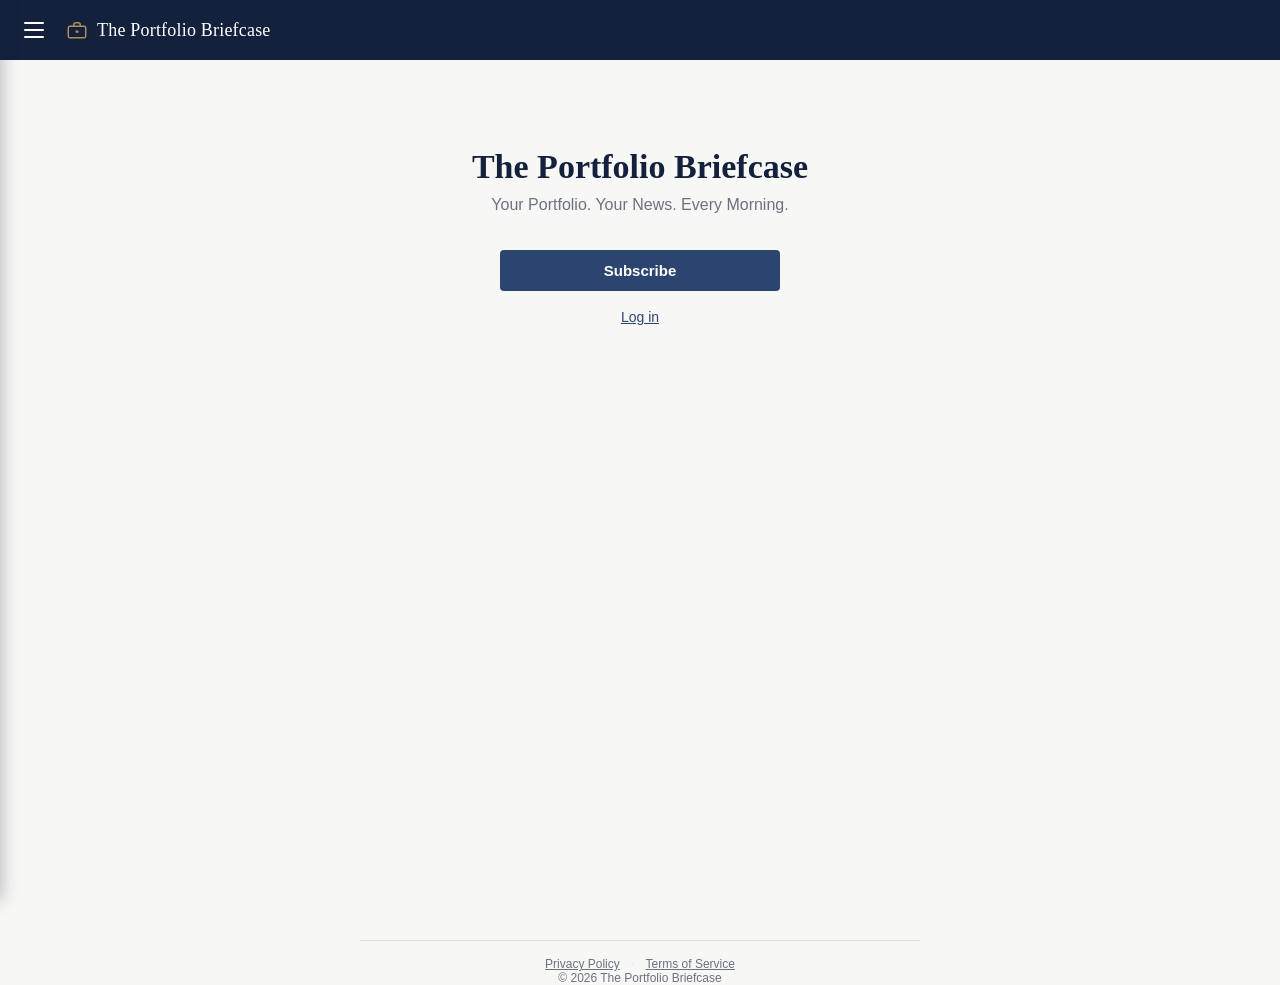
<file: index.html>
<!DOCTYPE html>
<html lang="en">
<head>
<meta charset="UTF-8">
<meta name="viewport" content="width=device-width, initial-scale=1">
<title>The Portfolio Briefcase</title>
<link rel="stylesheet" href="eppn-common.css">
<style>
  /* Landing (logged out) */
  .hero {
    text-align: center;
    padding: 60px 16px 20px;
  }
  .hero h1 {
    font-size: 34px;
    margin: 0 0 10px;
    color: var(--navy-900);
  }
  .hero .slogan {
    font-family: Arial, sans-serif;
    font-size: 16px;
    color: var(--muted);
    margin-bottom: 36px;
  }
  .hero .eppn-btn { max-width: 280px; margin: 0 auto; display: block; }
  .hero .login-hint {
    display: block;
    margin-top: 18px;
    font-family: Arial, sans-serif;
    font-size: 14px;
  }

  /* Dashboard (logged in) */
  .dash-header {
    font-family: Arial, sans-serif;
    font-size: 13px;
    color: var(--muted);
    margin-bottom: 2px;
  }
  .dash-name { margin: 0 0 22px; color: var(--navy-900); }

  .holding-row {
    display: flex;
    justify-content: space-between;
    align-items: center;
    padding: 12px 14px;
    border: 1px solid var(--border);
    border-radius: 5px;
    margin-bottom: 8px;
    font-family: Arial, sans-serif;
  }
  .holding-ticker { font-weight: bold; color: var(--navy-900); font-size: 14px; }
  .holding-price { text-align: right; }
  .holding-price .price { font-size: 14px; font-weight: bold; }
  .holding-price .change { font-size: 12px; }
  .change.up { color: var(--up); }
  .change.down { color: var(--down); }
  .change.unknown { color: var(--muted); }

  .empty-portfolio {
    font-family: Arial, sans-serif;
    font-size: 13px;
    color: var(--muted);
    padding: 14px 0;
  }
</style>
</head>
<body data-page="home">

<div id="eppn-nav-root"></div>

<div class="eppn-page">
  <div class="eppn-container" id="page-content">
    <!-- filled in by script below -->
    <p class="eppn-spinner-note" style="text-align:center; padding-top:40px;">Loading…</p>
  </div>
</div>

<script src="eppn-common.js"></script>
<script>
async function renderPage() {
  const content = document.getElementById('page-content');

  if (!EPPN.isLoggedIn()) {
    content.innerHTML = `
      <div class="hero">
        <h1>The Portfolio Briefcase</h1>
        <div class="slogan">Your Portfolio. Your News. Every Morning.</div>
        <a href="subscribe.html" class="eppn-btn">Subscribe</a>
        <a href="login.html" class="login-hint">Log in</a>
      </div>
    `;
    return;
  }

  try {
    const [portfolioRes, quotesRes] = await Promise.all([
      EPPN.authFetch('/get-portfolio'),
      EPPN.authFetch('/portfolio-quotes')
    ]);

    if (!portfolioRes.ok) throw new Error('Could not load subscriber record');

    const portfolioData = await portfolioRes.json();
    const quotesData = quotesRes.ok ? await quotesRes.json() : { quotes: [] };
    const quoteMap = {};
    (quotesData.quotes || []).forEach(q => { quoteMap[q.ticker] = q; });

    const tickers = (portfolioData.portfolio || '')
      .split(',')
      .map(t => t.trim())
      .filter(Boolean);

    let holdingsHtml = '';
    if (tickers.length === 0) {
      holdingsHtml = `<div class="empty-portfolio">Your portfolio is empty — add some tickers to start getting news.</div>`;
    } else {
      holdingsHtml = tickers.map(ticker => {
        const q = quoteMap[ticker];
        const display = ticker.includes(':') ? ticker.split(':').pop() : ticker;
        let priceHtml;
        if (q && q.price != null) {
          const dir = q.pct_change >= 0 ? 'up' : 'down';
          const arrow = q.pct_change >= 0 ? '▲' : '▼';
          priceHtml = `
            <div class="price">$${q.price}</div>
            <div class="change ${dir}">${arrow} ${Math.abs(q.pct_change)}%</div>
          `;
        } else {
          priceHtml = `<div class="change unknown">price unavailable</div>`;
        }
        return `
          <div class="holding-row">
            <div class="holding-ticker">${display}</div>
            <div class="holding-price">${priceHtml}</div>
          </div>
        `;
      }).join('');
    }

    content.innerHTML = `
      <div class="dash-header">Welcome back</div>
      <h1 class="dash-name">${portfolioData.name || 'Your portfolio'}</h1>
      ${holdingsHtml}
      <a href="edit-portfolio.html" class="eppn-btn" style="margin-top:18px;">Edit portfolio</a>

      <div class="eppn-disclaimers">
        <p><strong>Educational content only.</strong> This is general market information, not financial advice, and nothing here is a recommendation to buy, sell, or hold any investment.</p>
        <p><strong>Third-party pricing.</strong> Prices and % changes shown here are pulled from a third-party data provider and may be delayed, incomplete, or occasionally inaccurate.</p>
        <p><strong>No advisory relationship.</strong> The Portfolio Briefcase is not a registered investment advisor and does not act in a fiduciary capacity for subscribers.</p>
      </div>

      <div style="text-align:center; font-family:Arial,sans-serif; font-size:13px; color:var(--muted); margin-top:18px;">
        <a href="referrals.html" style="color:var(--navy-700);">Your Referrals: <strong style="color:var(--navy-900);">${portfolioData.referralCount ?? 0}</strong></a>
      </div>
    `;
  } catch (err) {
    console.error(err);
    content.innerHTML = `
      <div class="eppn-status err" style="display:block;">
        We couldn't load your portfolio. Your session may be out of date —
        try <a href="login.html">logging in</a> again.
      </div>
    `;
  }
}

document.addEventListener('DOMContentLoaded', renderPage);
</script>

</body>
</html>
</file>
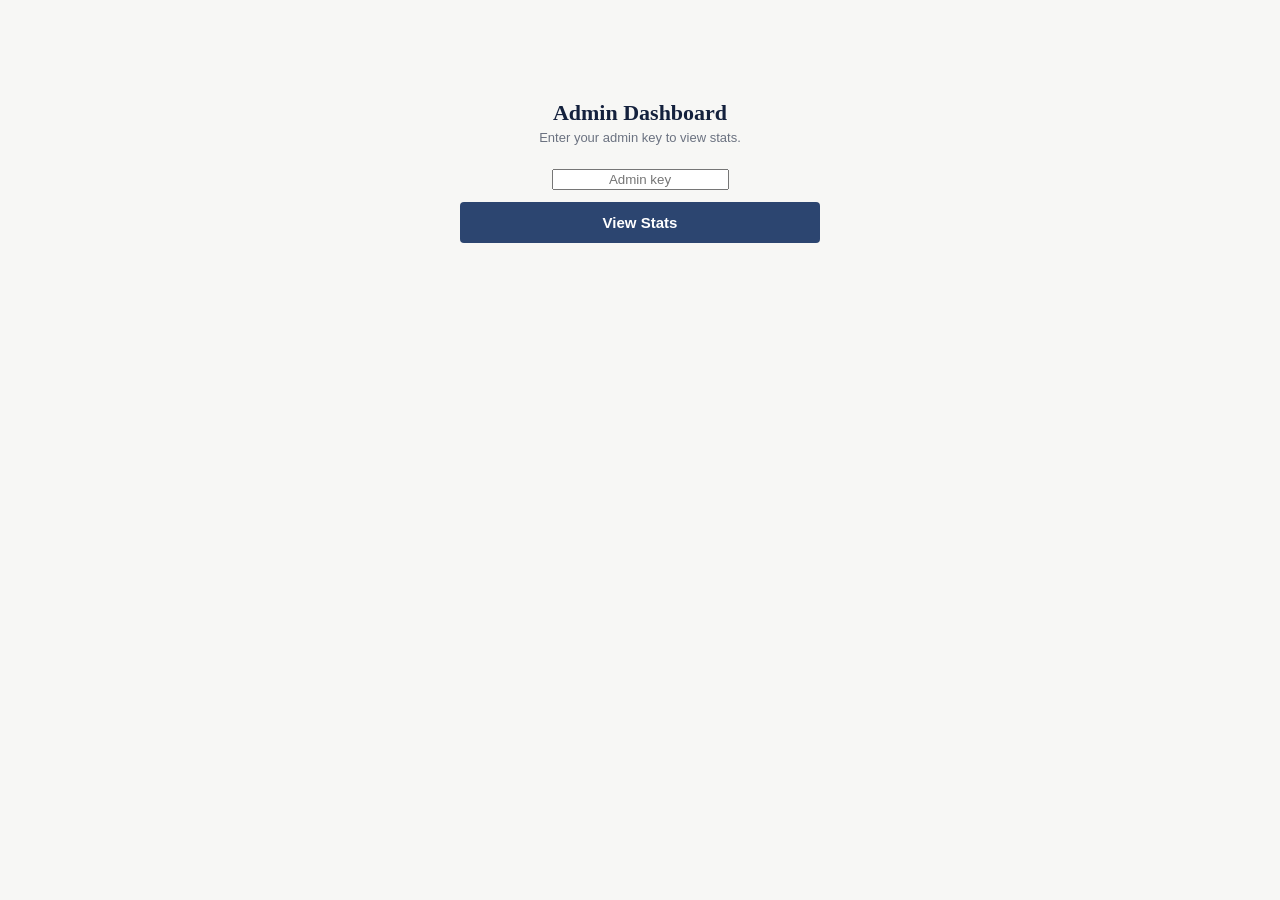
<file: admin.html>
<!DOCTYPE html>
<html lang="en">
<head>
<meta charset="UTF-8">
<meta name="viewport" content="width=device-width, initial-scale=1">
<title>Admin — The Portfolio Briefcase</title>
<link rel="stylesheet" href="eppn-common.css">
<style>
  body { padding-top: 40px; }
  .admin-container { max-width: 640px; margin: 0 auto; padding: 0 16px 48px; }
  h1 { font-size: 22px; color: var(--navy-900); margin: 0 0 4px; }
  .sub { font-family: Arial, sans-serif; font-size: 13px; color: var(--muted); margin-bottom: 24px; }

  .stat-grid {
    display: grid;
    grid-template-columns: 1fr 1fr;
    gap: 12px;
    margin-top: 8px;
  }
  .stat-card {
    border: 1px solid var(--border);
    border-radius: 6px;
    padding: 16px;
    text-align: center;
  }
  .stat-card .num {
    font-family: Georgia, 'Times New Roman', serif;
    font-size: 28px;
    color: var(--navy-900);
    line-height: 1;
  }
  .stat-card .label {
    font-family: Arial, sans-serif;
    font-size: 12px;
    color: var(--muted);
    margin-top: 6px;
  }
  .section-title {
    font-family: Georgia, 'Times New Roman', serif;
    font-size: 16px;
    color: var(--navy-900);
    margin: 28px 0 4px;
  }
  .na { color: #ccc; }
  #key-gate { max-width: 360px; margin: 60px auto; text-align: center; }
</style>
</head>
<body>

<div class="admin-container">
  <div id="key-gate">
    <h1>Admin Dashboard</h1>
    <div class="sub">Enter your admin key to view stats.</div>
    <input type="password" id="admin-key-input" placeholder="Admin key" style="text-align:center;">
    <button class="eppn-btn" id="unlock-btn" style="margin-top:12px;">View Stats</button>
    <div class="eppn-status" id="gate-status"></div>
  </div>

  <div id="dashboard" style="display:none;"></div>
</div>

<script>
const API_BASE = 'https://eppn-backend.onrender.com';
const SESSION_KEY = 'eppn_admin_key'; // sessionStorage only — cleared when the tab closes

async function loadStats(key) {
  const res = await fetch(`${API_BASE}/admin/stats`, {
    headers: { 'X-Admin-Key': key }
  });
  if (!res.ok) throw new Error(res.status === 401 ? 'Incorrect admin key' : 'Could not load stats');
  return res.json();
}

function renderDashboard(stats) {
  const s = stats.subscribers;
  const perf = stats.email_performance;
  const sponsorClicks = stats.sponsor_clicks;

  document.getElementById('key-gate').style.display = 'none';
  const dash = document.getElementById('dashboard');
  dash.style.display = 'block';

  dash.innerHTML = `
    <h1>Admin Dashboard</h1>
    <div class="sub">Last updated ${new Date().toLocaleString()}</div>

    <div class="section-title">Subscribers</div>
    <div class="stat-grid">
      <div class="stat-card"><div class="num">${s ? s.active : '<span class="na">—</span>'}</div><div class="label">Active</div></div>
      <div class="stat-card"><div class="num">${s ? s.total : '<span class="na">—</span>'}</div><div class="label">Total (all-time)</div></div>
      <div class="stat-card"><div class="num">${s ? s.inactive : '<span class="na">—</span>'}</div><div class="label">Unsubscribed</div></div>
      <div class="stat-card"><div class="num">${s ? s.total_referrals : '<span class="na">—</span>'}</div><div class="label">Total referrals</div></div>
    </div>
    ${s && s.top_referrer_name ? `<div class="sub" style="margin-top:10px;">Top referrer: <strong>${s.top_referrer_name}</strong></div>` : ''}

    <div class="section-title">Newsletter performance (last 30 days)</div>
    <div class="stat-grid">
      <div class="stat-card"><div class="num">${perf ? perf.delivered : '<span class="na">—</span>'}</div><div class="label">Delivered</div></div>
      <div class="stat-card"><div class="num">${perf && perf.open_rate_pct != null ? perf.open_rate_pct + '%' : '<span class="na">—</span>'}</div><div class="label">Open rate</div></div>
      <div class="stat-card"><div class="num">${perf && perf.click_rate_pct != null ? perf.click_rate_pct + '%' : '<span class="na">—</span>'}</div><div class="label">Click rate</div></div>
      <div class="stat-card"><div class="num">${perf ? perf.unique_clicks : '<span class="na">—</span>'}</div><div class="label">Unique clicks</div></div>
    </div>
    ${!perf ? '<div class="sub" style="margin-top:10px;">Email performance unavailable right now — check the Brevo API key or try again shortly.</div>' : ''}

    <div class="section-title">Sponsor</div>
    <div class="stat-grid">
      <div class="stat-card" style="grid-column: 1 / -1;"><div class="num">${sponsorClicks != null ? sponsorClicks : '<span class="na">—</span>'}</div><div class="label">Total sponsor link clicks (all-time)</div></div>
    </div>

    <button class="eppn-btn eppn-btn-secondary" id="refresh-btn" style="margin-top:24px;">Refresh</button>
  `;

  document.getElementById('refresh-btn').addEventListener('click', () => {
    const savedKey = sessionStorage.getItem(SESSION_KEY);
    if (savedKey) init(savedKey);
  });
}

async function init(key) {
  try {
    const stats = await loadStats(key);
    sessionStorage.setItem(SESSION_KEY, key);
    renderDashboard(stats);
  } catch (err) {
    sessionStorage.removeItem(SESSION_KEY);
    document.getElementById('key-gate').style.display = 'block';
    document.getElementById('dashboard').style.display = 'none';
    const status = document.getElementById('gate-status');
    status.className = 'eppn-status err';
    status.textContent = err.message || 'Something went wrong.';
  }
}

document.getElementById('unlock-btn').addEventListener('click', () => {
  const key = document.getElementById('admin-key-input').value.trim();
  if (key) init(key);
});

document.addEventListener('DOMContentLoaded', () => {
  const savedKey = sessionStorage.getItem(SESSION_KEY);
  if (savedKey) init(savedKey);
});
</script>

</body>
</html>
</file>
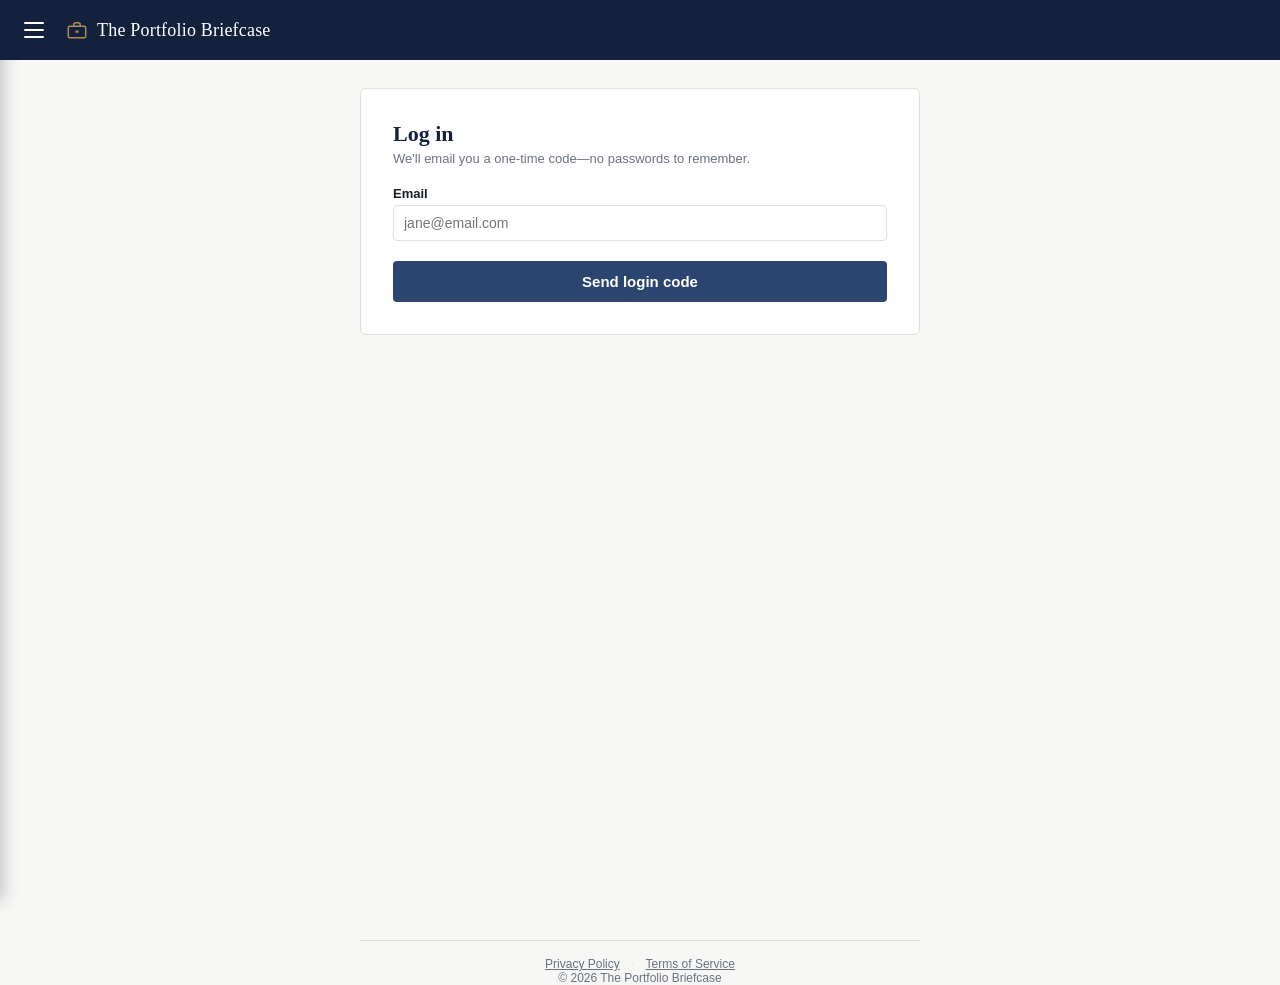
<file: edit-portfolio.html>
<!DOCTYPE html>
<html lang="en">
<head>
<meta charset="UTF-8">
<meta name="viewport" content="width=device-width, initial-scale=1">
<title>Edit Portfolio — The Portfolio Briefcase</title>
<link rel="stylesheet" href="eppn-common.css">
<style>
  h1 { font-size: 22px; margin: 0 0 4px; color: var(--navy-900); }
  .sub { font-family: Arial, sans-serif; font-size: 13px; color: var(--muted); margin-bottom: 20px; }

  #ticker-results {
    border: 1px solid var(--border);
    border-top: none;
    border-radius: 0 0 4px 4px;
    max-height: 160px;
    overflow-y: auto;
    display: none;
  }
  .result-row {
    padding: 8px 10px;
    font-family: Arial, sans-serif;
    font-size: 13px;
    cursor: pointer;
    display: flex;
    justify-content: space-between;
  }
  .result-row:hover { background: var(--tint); }
  .result-row .sym { font-weight: bold; }
  .result-row .name { color: #777; }

  #portfolio {
    margin-top: 12px;
    display: flex;
    flex-direction: column;
    gap: 6px;
  }
  .stock-chip {
    display: flex;
    justify-content: space-between;
    align-items: center;
    background: var(--tint);
    border: 1px solid var(--border);
    border-left: 3px solid var(--brass);
    border-radius: 4px;
    padding: 8px 10px;
    font-family: Arial, sans-serif;
    font-size: 13px;
  }
  .stock-chip button {
    background: none;
    border: none;
    color: var(--danger);
    font-size: 15px;
    cursor: pointer;
    line-height: 1;
  }
  .empty-note { font-family: Arial, sans-serif; font-size: 12px; color: #999; padding: 6px 0; }

  button.submit { margin-top: 20px; }
</style>
</head>
<body data-page="edit-portfolio">

<div id="eppn-nav-root"></div>

<div class="eppn-page">
  <div class="eppn-container">
    <div class="eppn-card" id="page-content">
      <p class="eppn-spinner-note">Loading your portfolio…</p>
    </div>
  </div>
</div>

<script src="eppn-common.js"></script>
<script>
let portfolio = []; // list of { symbol, name }
let currentEmail = '';

const content = document.getElementById('page-content');

function tickerChipHtml() {
  if (portfolio.length === 0) {
    return '<div class="empty-note">No stocks in your portfolio yet — search above to add some.</div>';
  }
  return portfolio.map(s =>
    `<div class="stock-chip">
       <span><strong>${s.symbol}</strong>${s.name ? ' — ' + s.name : ''}</span>
       <button data-symbol="${s.symbol}" aria-label="Remove ${s.symbol}">&times;</button>
     </div>`
  ).join('');
}

function renderEditor(name) {
  content.innerHTML = `
    <h1>Edit portfolio</h1>
    <div class="sub">Signed in as ${currentEmail}</div>

    <label for="ticker-search">Add stocks</label>
    <input type="text" id="ticker-search" placeholder="Search by ticker or company name (e.g. AAPL)" autocomplete="off">
    <div id="ticker-results"></div>

    <div id="portfolio">${tickerChipHtml()}</div>

    <button class="eppn-btn submit" id="save-btn">Save changes</button>
    <div class="eppn-status" id="status"></div>
  `;

  const searchInput = document.getElementById('ticker-search');
  const resultsBox = document.getElementById('ticker-results');
  const portfolioBox = document.getElementById('portfolio');
  const saveBtn = document.getElementById('save-btn');
  const statusBox = document.getElementById('status');

  let searchTimeout = null;
  let searchRequestId = 0;

  searchInput.addEventListener('input', () => {
    const q = searchInput.value.trim();
    clearTimeout(searchTimeout);
    if (!q) { resultsBox.style.display = 'none'; return; }
    searchTimeout = setTimeout(() => runTickerSearch(q), 300);
  });

  async function runTickerSearch(query) {
    const thisRequestId = ++searchRequestId;
    resultsBox.innerHTML = `<div class="result-row" style="color:#999;">Searching...</div>`;
    resultsBox.style.display = 'block';

    try {
      const res = await fetch(`${EPPN.API_BASE}/search-tickers?q=${encodeURIComponent(query)}`);
      const data = await res.json();
      if (thisRequestId !== searchRequestId) return;

      const matches = (data.results || []).filter(t => !portfolio.some(p => p.symbol === t.symbol));
      if (matches.length === 0) {
        resultsBox.innerHTML = `<div class="result-row" style="color:#999;">No matches found</div>`;
        return;
      }

      resultsBox.innerHTML = matches.map(t =>
        `<div class="result-row" data-symbol="${t.symbol}" data-name="${(t.name || '').replace(/"/g, '&quot;')}">
           <span class="sym">${t.symbol}</span><span class="name">${t.name || ''}</span>
         </div>`
      ).join('');
    } catch (err) {
      if (thisRequestId !== searchRequestId) return;
      resultsBox.innerHTML = `<div class="result-row" style="color:#a13d2e;">Search unavailable — try again</div>`;
      console.error(err);
    }
  }

  resultsBox.addEventListener('click', (e) => {
    const row = e.target.closest('.result-row');
    if (!row || !row.dataset.symbol) return;
    const symbol = row.dataset.symbol;
    const name = row.dataset.name || '';
    if (!portfolio.some(p => p.symbol === symbol)) {
      portfolio.push({ symbol, name });
      portfolioBox.innerHTML = tickerChipHtml();
    }
    searchInput.value = '';
    resultsBox.style.display = 'none';
  });

  portfolioBox.addEventListener('click', (e) => {
    const btn = e.target.closest('button');
    if (!btn) return;
    portfolio = portfolio.filter(s => s.symbol !== btn.dataset.symbol);
    portfolioBox.innerHTML = tickerChipHtml();
  });

  saveBtn.addEventListener('click', async () => {
    saveBtn.disabled = true;
    saveBtn.textContent = 'Saving…';
    statusBox.className = 'eppn-status';

    try {
      const res = await EPPN.authFetch('/update-portfolio', {
        method: 'POST',
        headers: { 'Content-Type': 'application/json' },
        body: JSON.stringify({
          portfolio: portfolio.map(s => s.symbol).join(', ')
        })
      });
      if (!res.ok) throw new Error('Update failed');

      statusBox.className = 'eppn-status ok';
      statusBox.innerHTML = `Portfolio updated. <a href="index.html">Back to home</a>`;
    } catch (err) {
      statusBox.className = 'eppn-status err';
      statusBox.textContent = 'Something went wrong saving your changes. Please try again.';
      console.error(err);
    } finally {
      saveBtn.disabled = false;
      saveBtn.textContent = 'Save changes';
    }
  });
}

async function init() {
  if (!EPPN.requireLogin('edit-portfolio.html')) return;

  try {
    const res = await EPPN.authFetch('/get-portfolio');
    if (!res.ok) throw new Error('Could not load portfolio');
    const data = await res.json();
    currentEmail = data.email || '';

    portfolio = (data.portfolio || '')
      .split(',')
      .map(t => t.trim())
      .filter(Boolean)
      .map(symbol => ({ symbol, name: '' }));

    renderEditor(data.name);
  } catch (err) {
    console.error(err);
    content.innerHTML = `
      <div class="eppn-status err" style="display:block;">
        We couldn't load your portfolio. Try <a href="login.html">logging in</a> again.
      </div>
    `;
  }
}

document.addEventListener('DOMContentLoaded', init);
</script>

</body>
</html>
</file>
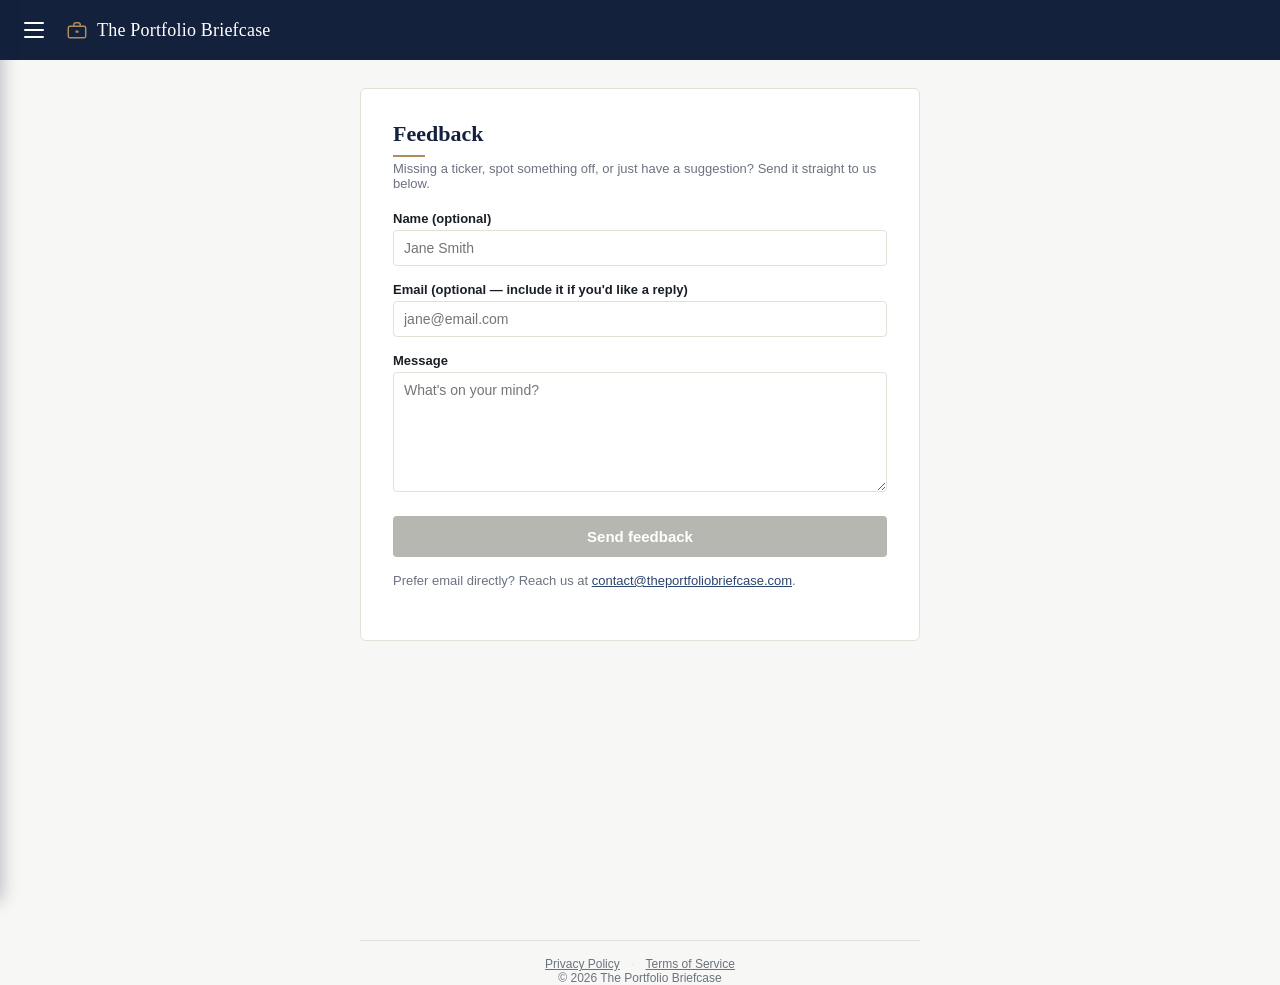
<file: feedback.html>
<!DOCTYPE html>
<html lang="en">
<head>
<meta charset="UTF-8">
<meta name="viewport" content="width=device-width, initial-scale=1">
<title>Feedback — The Portfolio Briefcase</title>
<link rel="stylesheet" href="eppn-common.css">
<style>
  h1 { font-size: 22px; margin: 0 0 4px; color: var(--navy-900); }
  .sub { font-family: Arial, sans-serif; font-size: 13px; color: var(--muted); margin-bottom: 20px; }
  textarea {
    width: 100%;
    padding: 9px 10px;
    border: 1px solid var(--border);
    border-radius: 4px;
    font-family: Arial, sans-serif;
    font-size: 14px;
    resize: vertical;
    min-height: 120px;
  }
  textarea:focus { outline: 2px solid var(--navy-600); outline-offset: 1px; }
  /* Honeypot field — present in the DOM for bots to find and fill in, but
     invisible and unreachable for real visitors (off-screen, not just
     display:none, since some bots skip fields hidden that obviously). */
  .hp-field {
    position: absolute;
    left: -9999px;
    top: -9999px;
  }
  button.submit { margin-top: 20px; }
</style>
</head>
<body data-page="feedback">

<div id="eppn-nav-root"></div>

<div class="eppn-page">
  <div class="eppn-container">
    <div class="eppn-card">

      <h1>Feedback</h1>
      <div class="sub">Missing a ticker, spot something off, or just have a suggestion? Send it straight to us below.</div>

      <label for="fb-name">Name (optional)</label>
      <input type="text" id="fb-name" placeholder="Jane Smith">

      <label for="fb-email">Email (optional — include it if you'd like a reply)</label>
      <input type="email" id="fb-email" placeholder="jane@email.com">

      <label for="fb-message">Message</label>
      <textarea id="fb-message" placeholder="What's on your mind?"></textarea>

      <div class="hp-field" aria-hidden="true">
        <label for="fb-website">Website</label>
        <input type="text" id="fb-website" name="website" tabindex="-1" autocomplete="off">
      </div>

      <button class="eppn-btn submit" id="submit-btn" disabled>Send feedback</button>
      <div class="eppn-status" id="status"></div>

      <div class="sub" style="margin-top:16px;">
        Prefer email directly? Reach us at <a href="mailto:contact@theportfoliobriefcase.com">contact@theportfoliobriefcase.com</a>.
      </div>

    </div>
  </div>
</div>

<script src="eppn-common.js"></script>
<script>
const nameInput = document.getElementById('fb-name');
const emailInput = document.getElementById('fb-email');
const messageInput = document.getElementById('fb-message');
const websiteInput = document.getElementById('fb-website'); // honeypot
const submitBtn = document.getElementById('submit-btn');
const statusBox = document.getElementById('status');

function validateForm() {
  submitBtn.disabled = messageInput.value.trim().length === 0;
}
messageInput.addEventListener('input', validateForm);

submitBtn.addEventListener('click', async () => {
  submitBtn.disabled = true;
  submitBtn.textContent = 'Sending…';
  statusBox.className = 'eppn-status';

  try {
    const res = await fetch(`${EPPN.API_BASE}/feedback`, {
      method: 'POST',
      headers: { 'Content-Type': 'application/json' },
      body: JSON.stringify({
        name: nameInput.value.trim(),
        email: emailInput.value.trim(),
        message: messageInput.value.trim(),
        website: websiteInput.value.trim() // honeypot — stays empty for real users
      })
    });
    const data = await res.json();

    if (!res.ok) {
      statusBox.className = 'eppn-status err';
      statusBox.textContent = data.error || 'Something went wrong sending your feedback. Please try again.';
      return;
    }

    statusBox.className = 'eppn-status ok';
    statusBox.textContent = "Thanks — your feedback's been sent!";
    nameInput.value = '';
    emailInput.value = '';
    messageInput.value = '';
  } catch (err) {
    statusBox.className = 'eppn-status err';
    statusBox.textContent = 'Something went wrong sending your feedback. Please try again.';
    console.error(err);
  } finally {
    submitBtn.textContent = 'Send feedback';
    validateForm();
  }
});
</script>

</body>
</html>
</file>
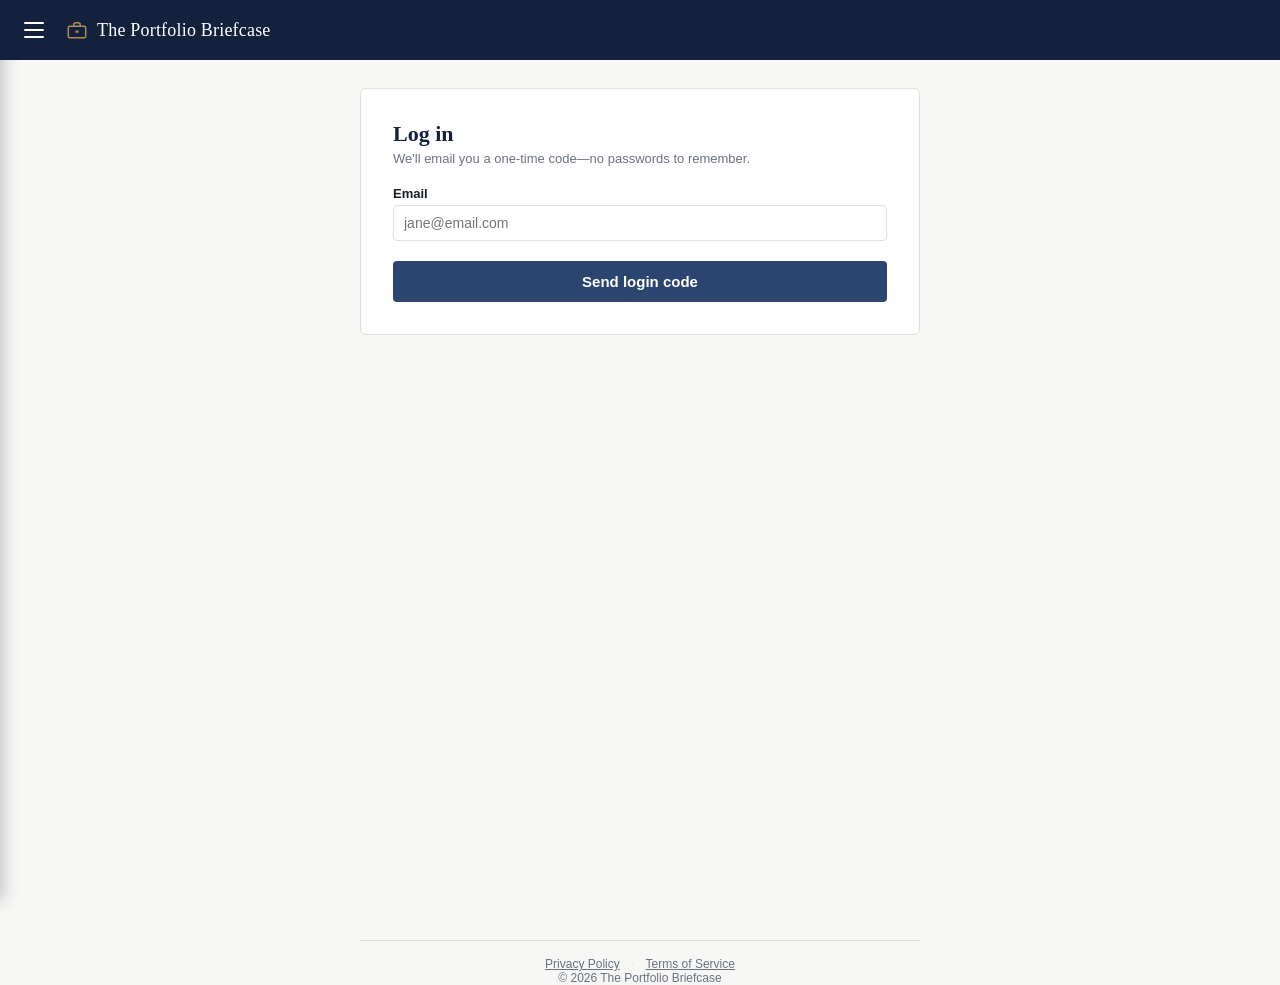
<file: login.html>
<!DOCTYPE html>
<html lang="en">
<head>
<meta charset="UTF-8">
<meta name="viewport" content="width=device-width, initial-scale=1">
<title>Log in — The Portfolio Briefcase</title>
<link rel="stylesheet" href="eppn-common.css">
<style>
  h1 { font-size: 22px; margin: 0 0 4px; color: var(--navy-900); }
  .sub { font-family: Arial, sans-serif; font-size: 13px; color: var(--muted); margin-bottom: 20px; }
  .code-input {
    letter-spacing: 6px;
    font-size: 20px;
    text-align: center;
  }
  .step-actions { margin-top: 20px; display: flex; flex-direction: column; gap: 10px; }
  .eppn-btn-secondary { margin-top: 4px; }
</style>
</head>
<body data-page="login">

<div id="eppn-nav-root"></div>

<div class="eppn-page">
  <div class="eppn-container">
    <div class="eppn-card">

      <div id="step-email">
        <h1>Log in</h1>
        <div class="sub">We'll email you a one-time code—no passwords to remember.</div>

        <label for="email">Email</label>
        <input type="email" id="email" placeholder="jane@email.com">

        <div class="step-actions">
          <button class="eppn-btn" id="send-code-btn">Send login code</button>
        </div>
        <div class="eppn-status" id="email-status"></div>
      </div>

      <div id="step-code" style="display:none;">
        <h1>Enter your code</h1>
        <div class="sub" id="code-sub"></div>

        <label for="code">6-digit code</label>
        <input type="text" id="code" class="code-input" placeholder="------" maxlength="6" inputmode="numeric" autocomplete="one-time-code">

        <div class="step-actions">
          <button class="eppn-btn" id="verify-btn">Verify &amp; log in</button>
          <button class="eppn-btn-secondary eppn-btn" id="resend-btn">Resend code</button>
          <button class="eppn-link-btn" id="change-email-btn">Use a different email</button>
        </div>
        <div class="eppn-status" id="code-status"></div>
      </div>

    </div>
  </div>
</div>

<script src="eppn-common.js"></script>
<script>
const stepEmail = document.getElementById('step-email');
const stepCode = document.getElementById('step-code');
const emailInput = document.getElementById('email');
const codeInput = document.getElementById('code');
const emailStatus = document.getElementById('email-status');
const codeStatus = document.getElementById('code-status');
const codeSub = document.getElementById('code-sub');
const sendBtn = document.getElementById('send-code-btn');
const verifyBtn = document.getElementById('verify-btn');
const resendBtn = document.getElementById('resend-btn');

let currentEmail = '';

function getNextPage() {
  const params = new URLSearchParams(location.search);
  return params.get('next') || 'index.html';
}

async function requestCode(email) {
  const res = await fetch(`${EPPN.API_BASE}/login-request`, {
    method: 'POST',
    headers: { 'Content-Type': 'application/json' },
    body: JSON.stringify({ email })
  });
  if (!res.ok) throw new Error('Request failed');
  return res.json();
}

sendBtn.addEventListener('click', async () => {
  const email = emailInput.value.trim();
  if (!email) {
    emailStatus.className = 'eppn-status err';
    emailStatus.textContent = 'Enter your email first.';
    return;
  }

  sendBtn.disabled = true;
  sendBtn.textContent = 'Sending…';
  emailStatus.className = 'eppn-status';

  try {
    await requestCode(email);
    currentEmail = email;
    codeSub.textContent = `If ${email} is subscribed, we just sent a 6-digit code there. It expires in 10 minutes.`;
    stepEmail.style.display = 'none';
    stepCode.style.display = 'block';
    codeInput.focus();
  } catch (err) {
    emailStatus.className = 'eppn-status err';
    emailStatus.textContent = 'Something went wrong sending the code. Please try again.';
    console.error(err);
  } finally {
    sendBtn.disabled = false;
    sendBtn.textContent = 'Send login code';
  }
});

verifyBtn.addEventListener('click', async () => {
  const code = codeInput.value.trim();
  if (!code) {
    codeStatus.className = 'eppn-status err';
    codeStatus.textContent = 'Enter the code from your email.';
    return;
  }

  verifyBtn.disabled = true;
  verifyBtn.textContent = 'Verifying…';
  codeStatus.className = 'eppn-status';

  try {
    const res = await fetch(`${EPPN.API_BASE}/login-verify`, {
      method: 'POST',
      headers: { 'Content-Type': 'application/json' },
      body: JSON.stringify({ email: currentEmail, code })
    });
    const data = await res.json();

    if (!res.ok) {
      codeStatus.className = 'eppn-status err';
      codeStatus.textContent = data.error || 'Incorrect or expired code.';
      return;
    }

    EPPN.setToken(data.token);
    codeStatus.className = 'eppn-status ok';
    codeStatus.textContent = 'Logged in! Redirecting…';
    setTimeout(() => { location.href = getNextPage(); }, 600);
  } catch (err) {
    codeStatus.className = 'eppn-status err';
    codeStatus.textContent = 'Something went wrong verifying your code. Please try again.';
    console.error(err);
  } finally {
    verifyBtn.disabled = false;
    verifyBtn.textContent = 'Verify & log in';
  }
});

resendBtn.addEventListener('click', async () => {
  resendBtn.disabled = true;
  resendBtn.textContent = 'Sending…';
  try {
    await requestCode(currentEmail);
    codeStatus.className = 'eppn-status ok';
    codeStatus.textContent = 'A new code is on its way.';
  } catch (err) {
    codeStatus.className = 'eppn-status err';
    codeStatus.textContent = 'Could not resend right now. Please try again.';
  } finally {
    resendBtn.disabled = false;
    resendBtn.textContent = 'Resend code';
  }
});

document.getElementById('change-email-btn').addEventListener('click', () => {
  stepCode.style.display = 'none';
  stepEmail.style.display = 'block';
  codeInput.value = '';
  codeStatus.className = 'eppn-status';
});

// If already logged in, just bounce to home
document.addEventListener('DOMContentLoaded', () => {
  if (EPPN.isLoggedIn()) location.href = 'index.html';
});
</script>

</body>
</html>
</file>
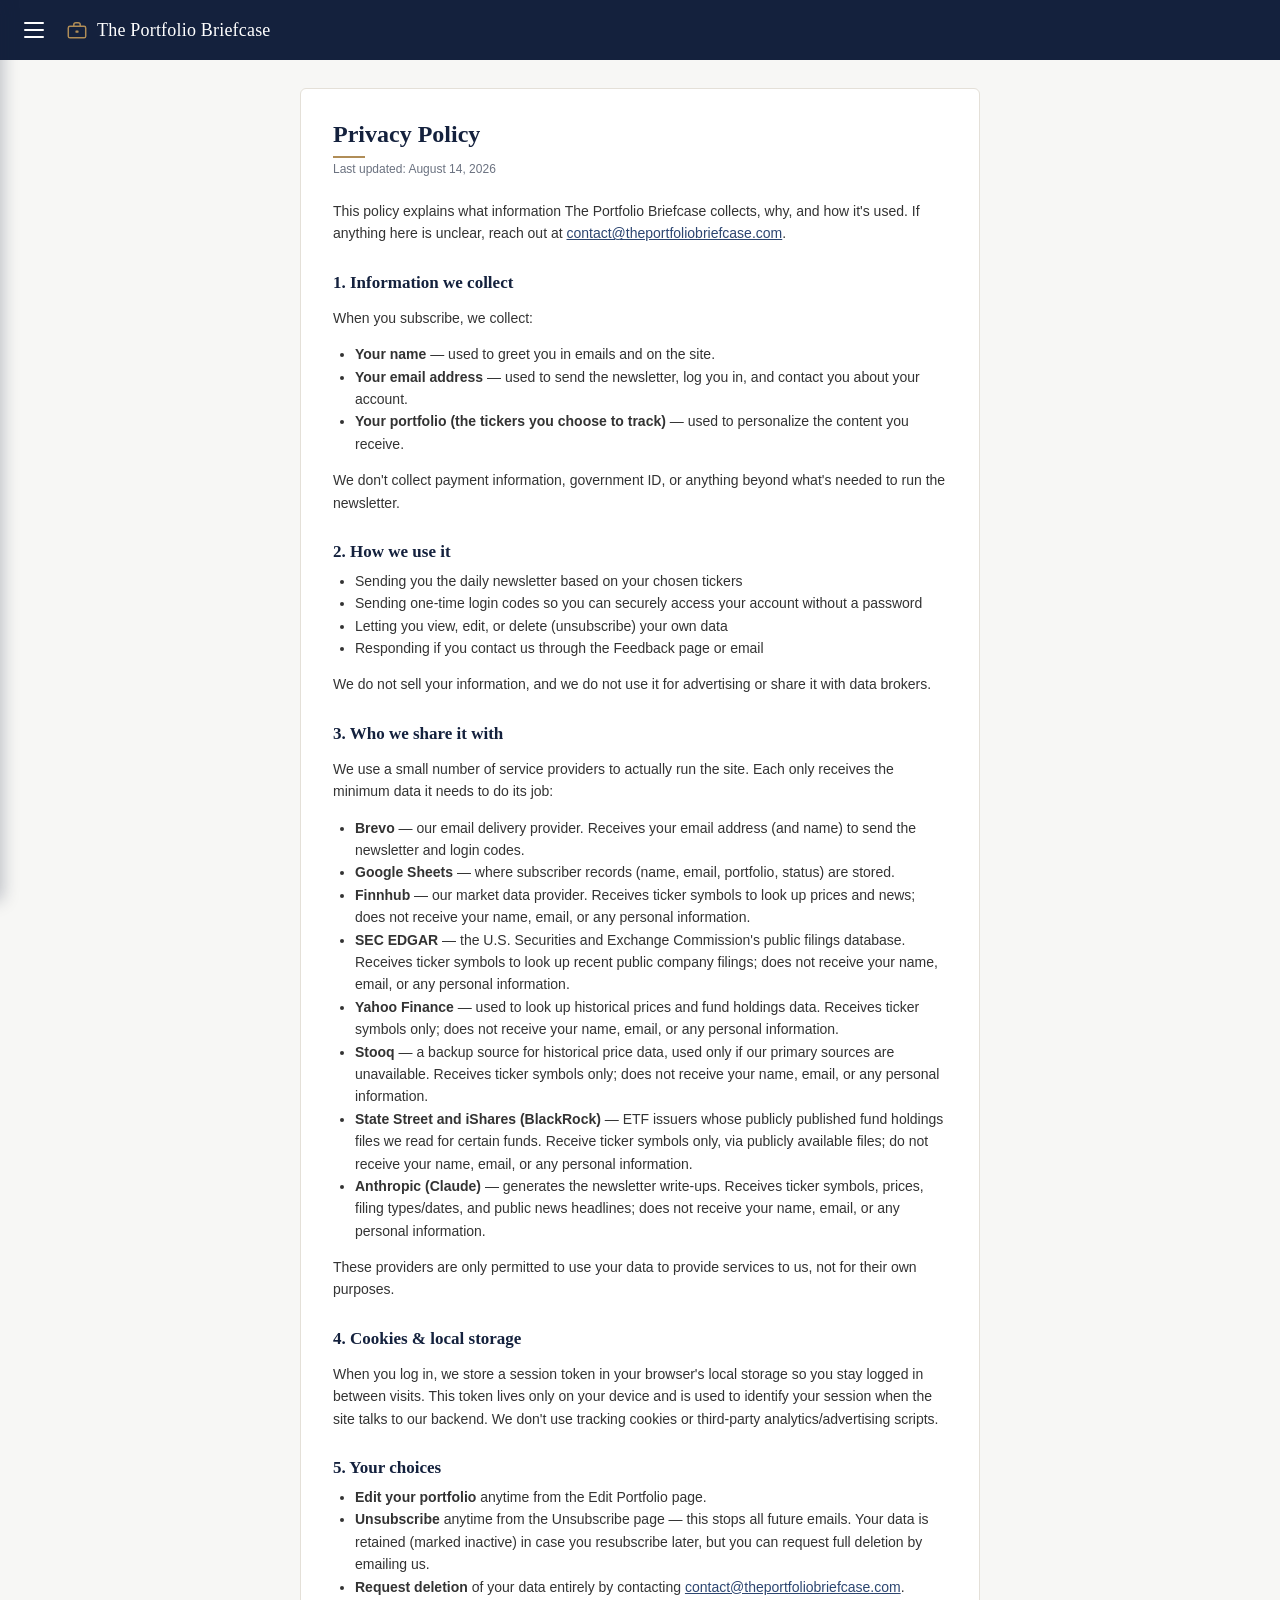
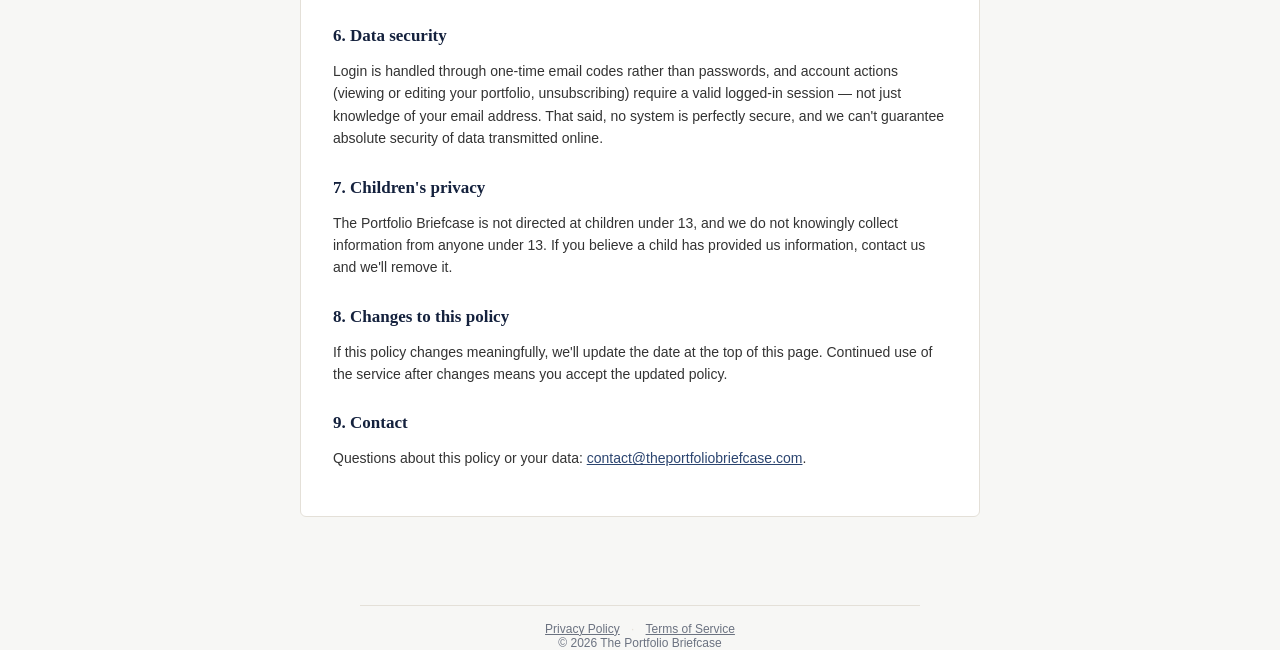
<file: privacy-policy.html>
<!DOCTYPE html>
<html lang="en">
<head>
<meta charset="UTF-8">
<meta name="viewport" content="width=device-width, initial-scale=1">
<title>Privacy Policy — The Portfolio Briefcase</title>
<link rel="stylesheet" href="eppn-common.css">
<style>
  .legal h1 { font-size: 24px; color: var(--navy-900); margin: 0 0 4px; }
  .legal .updated { font-family: Arial, sans-serif; font-size: 12px; color: var(--muted); margin-bottom: 24px; }
  .legal h2 { font-size: 17px; color: var(--navy-900); margin: 28px 0 8px; }
  .legal p, .legal li { font-family: Arial, sans-serif; font-size: 14px; color: #333; line-height: 1.6; }
  .legal ul { margin: 8px 0; padding-left: 22px; }
  .legal a { color: var(--navy-700); }
  .legal-container { max-width: 680px; }
</style>
</head>
<body data-page="privacy">

<div id="eppn-nav-root"></div>

<div class="eppn-page">
  <div class="eppn-container legal-container">
    <div class="eppn-card legal">

      <h1>Privacy Policy</h1>
      <div class="updated">Last updated: August 14, 2026</div>

      <p>This policy explains what information The Portfolio Briefcase collects, why, and how it's used. If anything here is unclear, reach out at <a href="mailto:contact@theportfoliobriefcase.com">contact@theportfoliobriefcase.com</a>.</p>

      <h2>1. Information we collect</h2>
      <p>When you subscribe, we collect:</p>
      <ul>
        <li><strong>Your name</strong> — used to greet you in emails and on the site.</li>
        <li><strong>Your email address</strong> — used to send the newsletter, log you in, and contact you about your account.</li>
        <li><strong>Your portfolio (the tickers you choose to track)</strong> — used to personalize the content you receive.</li>
      </ul>
      <p>We don't collect payment information, government ID, or anything beyond what's needed to run the newsletter.</p>

      <h2>2. How we use it</h2>
      <ul>
        <li>Sending you the daily newsletter based on your chosen tickers</li>
        <li>Sending one-time login codes so you can securely access your account without a password</li>
        <li>Letting you view, edit, or delete (unsubscribe) your own data</li>
        <li>Responding if you contact us through the Feedback page or email</li>
      </ul>
      <p>We do not sell your information, and we do not use it for advertising or share it with data brokers.</p>

      <h2>3. Who we share it with</h2>
      <p>We use a small number of service providers to actually run the site. Each only receives the minimum data it needs to do its job:</p>
      <ul>
        <li><strong>Brevo</strong> — our email delivery provider. Receives your email address (and name) to send the newsletter and login codes.</li>
        <li><strong>Google Sheets</strong> — where subscriber records (name, email, portfolio, status) are stored.</li>
        <li><strong>Finnhub</strong> — our market data provider. Receives ticker symbols to look up prices and news; does not receive your name, email, or any personal information.</li>
        <li><strong>SEC EDGAR</strong> — the U.S. Securities and Exchange Commission's public filings database. Receives ticker symbols to look up recent public company filings; does not receive your name, email, or any personal information.</li>
        <li><strong>Yahoo Finance</strong> — used to look up historical prices and fund holdings data. Receives ticker symbols only; does not receive your name, email, or any personal information.</li>
        <li><strong>Stooq</strong> — a backup source for historical price data, used only if our primary sources are unavailable. Receives ticker symbols only; does not receive your name, email, or any personal information.</li>
        <li><strong>State Street and iShares (BlackRock)</strong> — ETF issuers whose publicly published fund holdings files we read for certain funds. Receive ticker symbols only, via publicly available files; do not receive your name, email, or any personal information.</li>
        <li><strong>Anthropic (Claude)</strong> — generates the newsletter write-ups. Receives ticker symbols, prices, filing types/dates, and public news headlines; does not receive your name, email, or any personal information.</li>
      </ul>
      <p>These providers are only permitted to use your data to provide services to us, not for their own purposes.</p>

      <h2>4. Cookies &amp; local storage</h2>
      <p>When you log in, we store a session token in your browser's local storage so you stay logged in between visits. This token lives only on your device and is used to identify your session when the site talks to our backend. We don't use tracking cookies or third-party analytics/advertising scripts.</p>

      <h2>5. Your choices</h2>
      <ul>
        <li><strong>Edit your portfolio</strong> anytime from the Edit Portfolio page.</li>
        <li><strong>Unsubscribe</strong> anytime from the Unsubscribe page — this stops all future emails. Your data is retained (marked inactive) in case you resubscribe later, but you can request full deletion by emailing us.</li>
        <li><strong>Request deletion</strong> of your data entirely by contacting <a href="mailto:contact@theportfoliobriefcase.com">contact@theportfoliobriefcase.com</a>.</li>
      </ul>

      <h2>6. Data security</h2>
      <p>Login is handled through one-time email codes rather than passwords, and account actions (viewing or editing your portfolio, unsubscribing) require a valid logged-in session — not just knowledge of your email address. That said, no system is perfectly secure, and we can't guarantee absolute security of data transmitted online.</p>

      <h2>7. Children's privacy</h2>
      <p>The Portfolio Briefcase is not directed at children under 13, and we do not knowingly collect information from anyone under 13. If you believe a child has provided us information, contact us and we'll remove it.</p>

      <h2>8. Changes to this policy</h2>
      <p>If this policy changes meaningfully, we'll update the date at the top of this page. Continued use of the service after changes means you accept the updated policy.</p>

      <h2>9. Contact</h2>
      <p>Questions about this policy or your data: <a href="mailto:contact@theportfoliobriefcase.com">contact@theportfoliobriefcase.com</a>.</p>

    </div>
  </div>
</div>

<script src="eppn-common.js"></script>
</body>
</html>
</file>
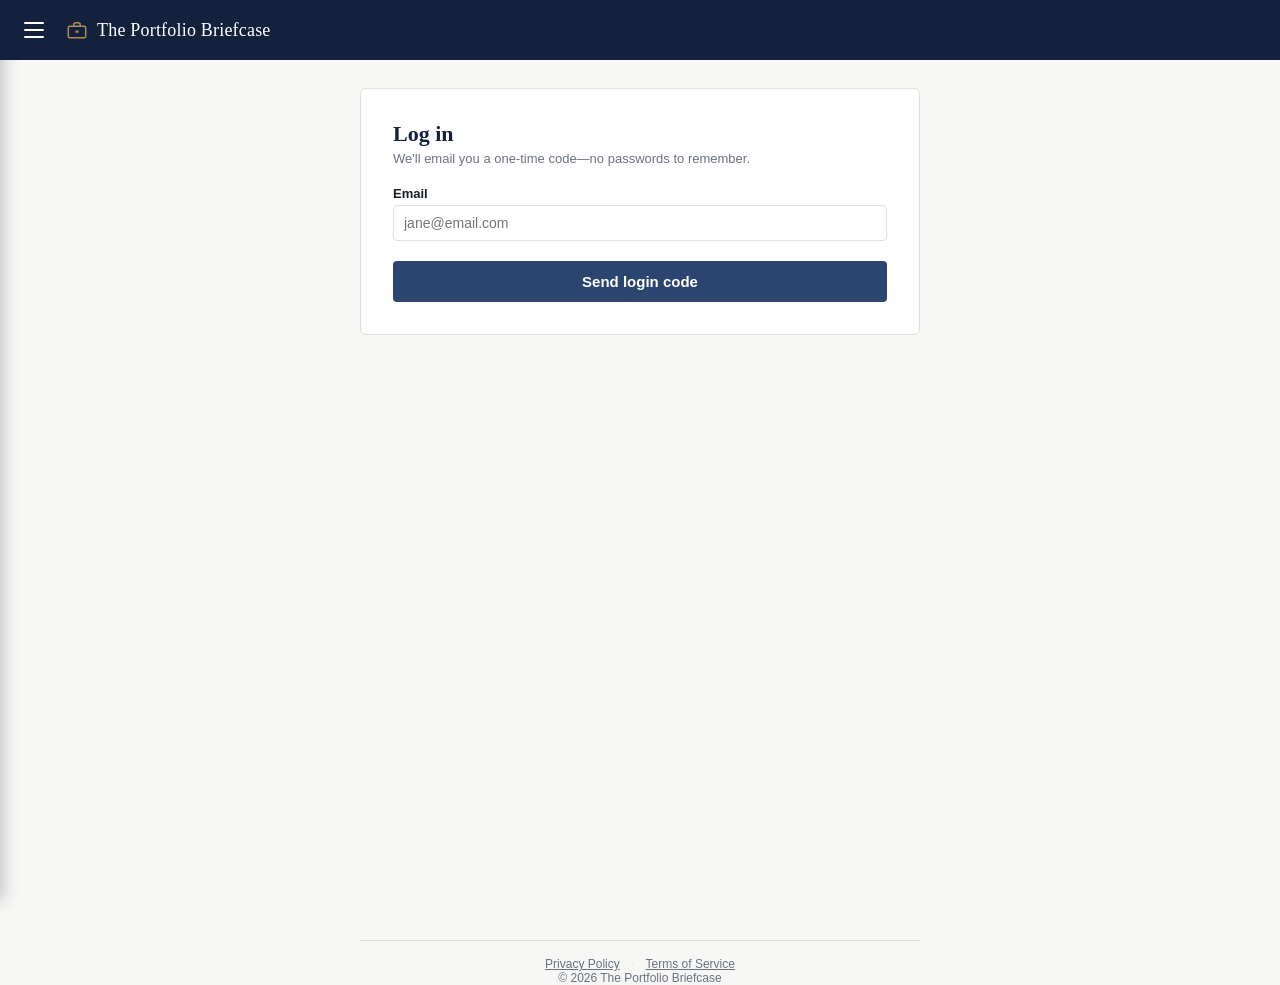
<file: referrals.html>
<!DOCTYPE html>
<html lang="en">
<head>
<meta charset="UTF-8">
<meta name="viewport" content="width=device-width, initial-scale=1">
<title>Referrals — The Portfolio Briefcase</title>
<link rel="stylesheet" href="eppn-common.css">
<style>
  h1 { font-size: 22px; margin: 0 0 4px; color: var(--navy-900); }
  .sub { font-family: Arial, sans-serif; font-size: 13px; color: var(--muted); margin-bottom: 20px; }

  .link-row {
    display: flex;
    gap: 8px;
    margin-top: 6px;
  }
  .link-row input {
    flex: 1;
    background: var(--paper);
    color: var(--ink);
  }
  .link-row button {
    flex-shrink: 0;
    width: auto;
    padding: 9px 16px;
  }

  .referral-count {
    margin-top: 28px;
    padding: 16px;
    border: 1px solid var(--border);
    border-top: 3px solid var(--brass);
    border-radius: 6px;
    text-align: center;
  }
  .referral-count .num {
    font-family: Georgia, 'Times New Roman', serif;
    font-size: 32px;
    color: var(--navy-900);
    line-height: 1;
  }
  .referral-count .label {
    font-family: Arial, sans-serif;
    font-size: 12px;
    color: var(--muted);
    margin-top: 4px;
  }
</style>
</head>
<body data-page="referrals">

<div id="eppn-nav-root"></div>

<div class="eppn-page">
  <div class="eppn-container">
    <div class="eppn-card" id="page-content">
      <p class="eppn-spinner-note">Loading…</p>
    </div>
  </div>
</div>

<script src="eppn-common.js"></script>
<script>
const content = document.getElementById('page-content');

function renderPage(referralCode, referralCount) {
  const referralLink = `${location.origin}/subscribe.html?ref=${referralCode}`;

  content.innerHTML = `
    <h1>Your referral link</h1>
    <div class="sub">Share this with a friend — when they subscribe, you'll get credit for it.</div>

    <label for="ref-link">Your unique link</label>
    <div class="link-row">
      <input type="text" id="ref-link" value="${referralLink}" readonly>
      <button class="eppn-btn" id="copy-btn">Copy</button>
    </div>
    <div class="eppn-status" id="status"></div>

    <div class="referral-count">
      <div class="num">${referralCount}</div>
      <div class="label">Friends referred</div>
    </div>
  `;

  const linkInput = document.getElementById('ref-link');
  const copyBtn = document.getElementById('copy-btn');
  const statusBox = document.getElementById('status');

  copyBtn.addEventListener('click', async () => {
    try {
      await navigator.clipboard.writeText(referralLink);
      statusBox.className = 'eppn-status ok';
      statusBox.textContent = 'Copied to clipboard!';
    } catch (err) {
      // Clipboard API can fail (older browsers, permissions) — fall back to
      // manual select so the person can still copy it themselves.
      linkInput.select();
      statusBox.className = 'eppn-status info';
      statusBox.textContent = 'Link selected — press Ctrl/Cmd+C to copy.';
    }
  });
}

async function init() {
  if (!EPPN.requireLogin('referrals.html')) return;

  try {
    const res = await EPPN.authFetch('/get-portfolio');
    if (!res.ok) throw new Error('Could not load account');
    const data = await res.json();

    if (!data.referralCode) {
      content.innerHTML = `
        <div class="eppn-status err" style="display:block;">
          Referral links aren't available on your account yet. Try refreshing, or check back shortly.
        </div>
      `;
      return;
    }

    renderPage(data.referralCode, data.referralCount || 0);
  } catch (err) {
    console.error(err);
    content.innerHTML = `
      <div class="eppn-status err" style="display:block;">
        We couldn't load your referral link. Try <a href="login.html">logging in</a> again.
      </div>
    `;
  }
}

document.addEventListener('DOMContentLoaded', init);
</script>

</body>
</html>
</file>
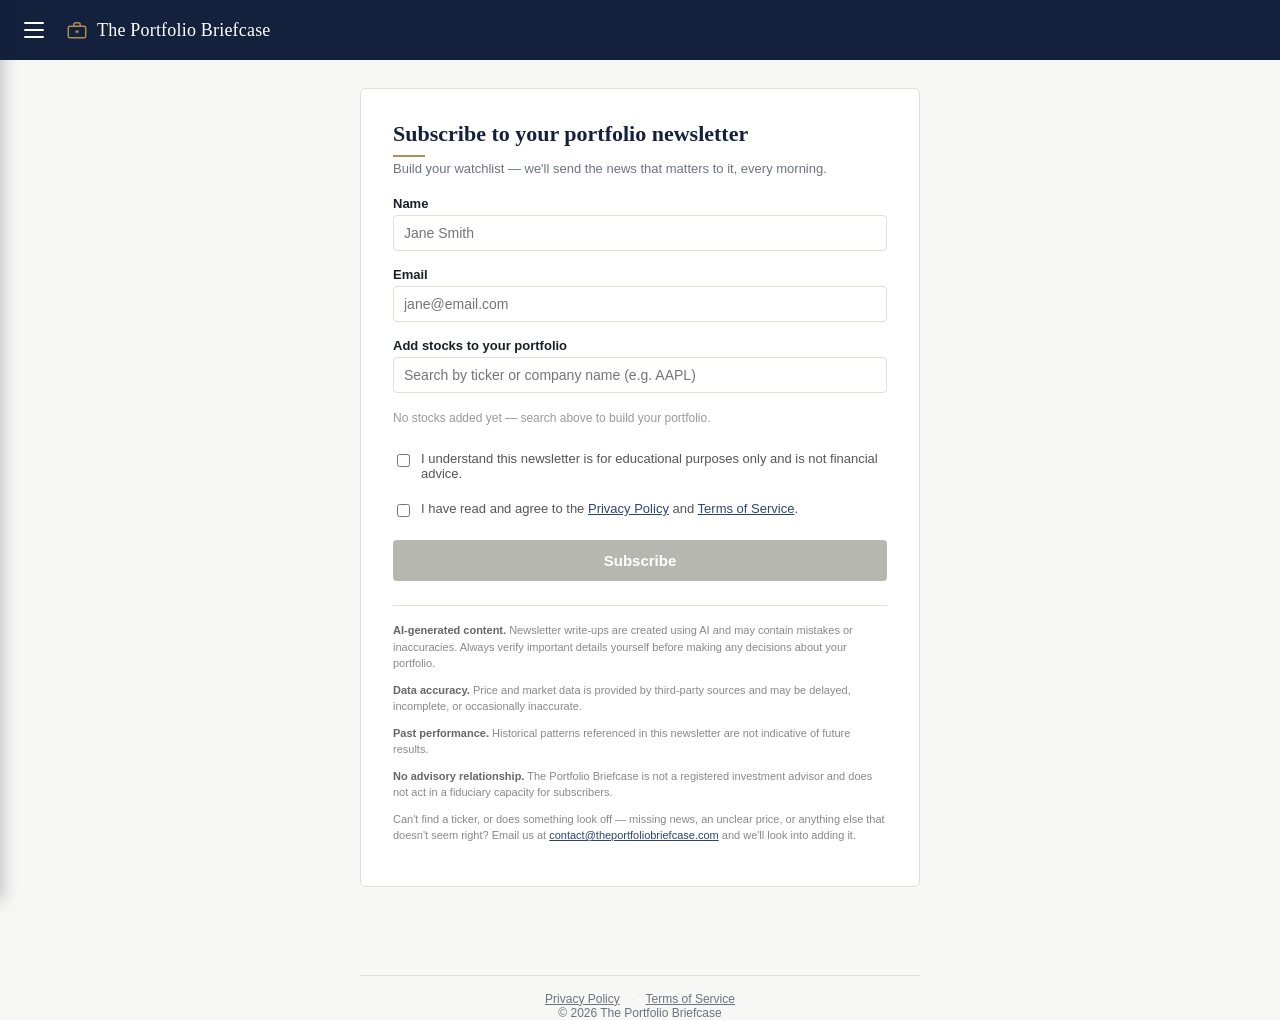
<file: subscribe.html>
<!DOCTYPE html>
<html lang="en">
<head>
<meta charset="UTF-8">
<meta name="viewport" content="width=device-width, initial-scale=1">
<title>Subscribe — The Portfolio Briefcase</title>
<link rel="stylesheet" href="eppn-common.css">
<style>
  h1 { font-size: 22px; margin: 0 0 4px; color: var(--navy-900); }
  .sub { font-family: Arial, sans-serif; font-size: 13px; color: var(--muted); margin-bottom: 20px; }

  #ticker-results {
    border: 1px solid var(--border);
    border-top: none;
    border-radius: 0 0 4px 4px;
    max-height: 160px;
    overflow-y: auto;
    display: none;
  }
  .result-row {
    padding: 8px 10px;
    font-family: Arial, sans-serif;
    font-size: 13px;
    cursor: pointer;
    display: flex;
    justify-content: space-between;
  }
  .result-row:hover { background: var(--tint); }
  .result-row .sym { font-weight: bold; }
  .result-row .name { color: #777; }

  #portfolio {
    margin-top: 12px;
    display: flex;
    flex-direction: column;
    gap: 6px;
  }
  .stock-chip {
    display: flex;
    justify-content: space-between;
    align-items: center;
    background: var(--tint);
    border: 1px solid var(--border);
    border-left: 3px solid var(--brass);
    border-radius: 4px;
    padding: 8px 10px;
    font-family: Arial, sans-serif;
    font-size: 13px;
  }
  .stock-chip button {
    background: none;
    border: none;
    color: var(--danger);
    font-size: 15px;
    cursor: pointer;
    line-height: 1;
  }
  .empty-note { font-family: Arial, sans-serif; font-size: 12px; color: #999; padding: 6px 0; }

  .agree {
    display: flex;
    align-items: flex-start;
    gap: 8px;
    margin-top: 20px;
    font-family: Arial, sans-serif;
    font-size: 12px;
    color: #555;
  }
  .agree input { margin-top: 3px; }

  button.submit { margin-top: 20px; }
</style>
</head>
<body data-page="subscribe">

<div id="eppn-nav-root"></div>

<div class="eppn-page">
  <div class="eppn-container">
    <div class="eppn-card">

      <h1>Subscribe to your portfolio newsletter</h1>
      <div class="sub">Build your watchlist — we'll send the news that matters to it, every morning.</div>

      <label for="name">Name</label>
      <input type="text" id="name" placeholder="Jane Smith">

      <label for="email">Email</label>
      <input type="email" id="email" placeholder="jane@email.com">

      <label for="ticker-search">Add stocks to your portfolio</label>
      <input type="text" id="ticker-search" placeholder="Search by ticker or company name (e.g. AAPL)" autocomplete="off">
      <div id="ticker-results"></div>

      <div id="portfolio"></div>

      <div class="agree">
        <input type="checkbox" id="agree-check">
        <label for="agree-check" style="margin:0; font-weight:normal;">
          I understand this newsletter is for educational purposes only and is not financial advice.
        </label>
      </div>

      <div class="agree">
        <input type="checkbox" id="legal-check">
        <label for="legal-check" style="margin:0; font-weight:normal;">
          I have read and agree to the <a href="privacy-policy.html" target="_blank" rel="noopener">Privacy Policy</a> and <a href="terms.html" target="_blank" rel="noopener">Terms of Service</a>.
        </label>
      </div>

      <button class="eppn-btn submit" id="submit-btn" disabled>Subscribe</button>
      <div class="eppn-status" id="status"></div>

      <div class="eppn-disclaimers">
        <p><strong>AI-generated content.</strong> Newsletter write-ups are created using AI and may contain mistakes or inaccuracies. Always verify important details yourself before making any decisions about your portfolio.</p>
        <p><strong>Data accuracy.</strong> Price and market data is provided by third-party sources and may be delayed, incomplete, or occasionally inaccurate.</p>
        <p><strong>Past performance.</strong> Historical patterns referenced in this newsletter are not indicative of future results.</p>
        <p><strong>No advisory relationship.</strong> The Portfolio Briefcase is not a registered investment advisor and does not act in a fiduciary capacity for subscribers.</p>
        <p>Can't find a ticker, or does something look off — missing news, an unclear price, or anything else that doesn't seem right? Email us at <a href="mailto:contact@theportfoliobriefcase.com">contact@theportfoliobriefcase.com</a> and we'll look into adding it.</p>
        <p style="color:#999;"></p>
      </div>

    </div>
  </div>
</div>

<script src="eppn-common.js"></script>
<script>
let portfolio = []; // list of { symbol, name }

const searchInput = document.getElementById('ticker-search');
const resultsBox = document.getElementById('ticker-results');
const portfolioBox = document.getElementById('portfolio');
const nameInput = document.getElementById('name');
const emailInput = document.getElementById('email');
const agreeCheck = document.getElementById('agree-check');
const legalCheck = document.getElementById('legal-check');
const submitBtn = document.getElementById('submit-btn');
const statusBox = document.getElementById('status');

let searchTimeout = null;
let searchRequestId = 0;

searchInput.addEventListener('input', () => {
  const q = searchInput.value.trim();
  clearTimeout(searchTimeout);
  if (!q) { resultsBox.style.display = 'none'; return; }
  searchTimeout = setTimeout(() => runTickerSearch(q), 300);
});

async function runTickerSearch(query) {
  const thisRequestId = ++searchRequestId;
  resultsBox.innerHTML = `<div class="result-row" style="color:#999;">Searching...</div>`;
  resultsBox.style.display = 'block';

  try {
    const res = await fetch(`${EPPN.API_BASE}/search-tickers?q=${encodeURIComponent(query)}`);
    const data = await res.json();
    if (thisRequestId !== searchRequestId) return;

    const matches = (data.results || []).filter(t => !portfolio.some(p => p.symbol === t.symbol));

    if (matches.length === 0) {
      resultsBox.innerHTML = `<div class="result-row" style="color:#999;">No matches found</div>`;
      return;
    }

    const fallbackNotice = data.fallback
      ? `<div class="result-row" style="color:#a13d2e; cursor:default;">Live search is temporarily down — showing common tickers only</div>`
      : '';

    resultsBox.innerHTML = fallbackNotice + matches.map(t =>
      `<div class="result-row" data-symbol="${t.symbol}" data-name="${(t.name || '').replace(/"/g, '&quot;')}">
         <span class="sym">${t.symbol}</span><span class="name">${t.name || ''}</span>
       </div>`
    ).join('');
  } catch (err) {
    if (thisRequestId !== searchRequestId) return;
    resultsBox.innerHTML = `<div class="result-row" style="color:#a13d2e;">Search unavailable — try again</div>`;
    console.error(err);
  }
}

resultsBox.addEventListener('click', (e) => {
  const row = e.target.closest('.result-row');
  if (!row || !row.dataset.symbol) return;
  const symbol = row.dataset.symbol;
  const name = row.dataset.name || '';
  if (!portfolio.some(p => p.symbol === symbol)) {
    portfolio.push({ symbol, name });
    renderPortfolio();
  }
  searchInput.value = '';
  resultsBox.style.display = 'none';
  validateForm();
});

function renderPortfolio() {
  if (portfolio.length === 0) {
    portfolioBox.innerHTML = '<div class="empty-note">No stocks added yet — search above to build your portfolio.</div>';
    return;
  }
  portfolioBox.innerHTML = portfolio.map(s =>
    `<div class="stock-chip">
       <span><strong>${s.symbol}</strong> — ${s.name}</span>
       <button data-symbol="${s.symbol}" aria-label="Remove ${s.symbol}">&times;</button>
     </div>`
  ).join('');
}
renderPortfolio();

portfolioBox.addEventListener('click', (e) => {
  const btn = e.target.closest('button');
  if (!btn) return;
  portfolio = portfolio.filter(s => s.symbol !== btn.dataset.symbol);
  renderPortfolio();
  validateForm();
});

function isValidEmail(email) { return /^[^\s@]+@[^\s@]+\.[^\s@]+$/.test(email); }

function validateForm() {
  const ok = nameInput.value.trim().length > 0 &&
             isValidEmail(emailInput.value.trim()) &&
             portfolio.length > 0 &&
             agreeCheck.checked &&
             legalCheck.checked;
  submitBtn.disabled = !ok;
}

[nameInput, emailInput].forEach(el => el.addEventListener('input', validateForm));
agreeCheck.addEventListener('change', validateForm);
legalCheck.addEventListener('change', validateForm);

submitBtn.addEventListener('click', async () => {
  const name = nameInput.value.trim();
  const email = emailInput.value.trim();

  // Referral code, if this page was reached via someone's referral link
  // (e.g. subscribe.html?ref=abc123). Silently omitted if not present.
  const referredBy = new URLSearchParams(location.search).get('ref') || '';

  const record = {
    name,
    email,
    portfolio: portfolio.map(s => s.symbol).join(', '),
    status: 'active',
    referredBy
  };

  submitBtn.disabled = true;
  submitBtn.textContent = 'Subscribing...';

  try {
    const response = await fetch(`${EPPN.API_BASE}/subscribe`, {
      method: 'POST',
      headers: { 'Content-Type': 'application/json' },
      body: JSON.stringify(record)
    });

    if (!response.ok) throw new Error('Backend responded with an error');

    statusBox.className = 'eppn-status ok';
    statusBox.innerHTML = `Subscribed! ${email} will start receiving updates on ${record.portfolio}. <a href="login.html">Log in</a> any time to view or edit it.`;

    nameInput.value = '';
    emailInput.value = '';
    agreeCheck.checked = false;
    legalCheck.checked = false;
    portfolio = [];
    renderPortfolio();

  } catch (err) {
    statusBox.className = 'eppn-status err';
    statusBox.textContent = 'Something went wrong submitting your subscription. Please try again.';
    console.error(err);
  } finally {
    submitBtn.textContent = 'Subscribe';
    validateForm();
  }
});
</script>

</body>
</html>
</file>
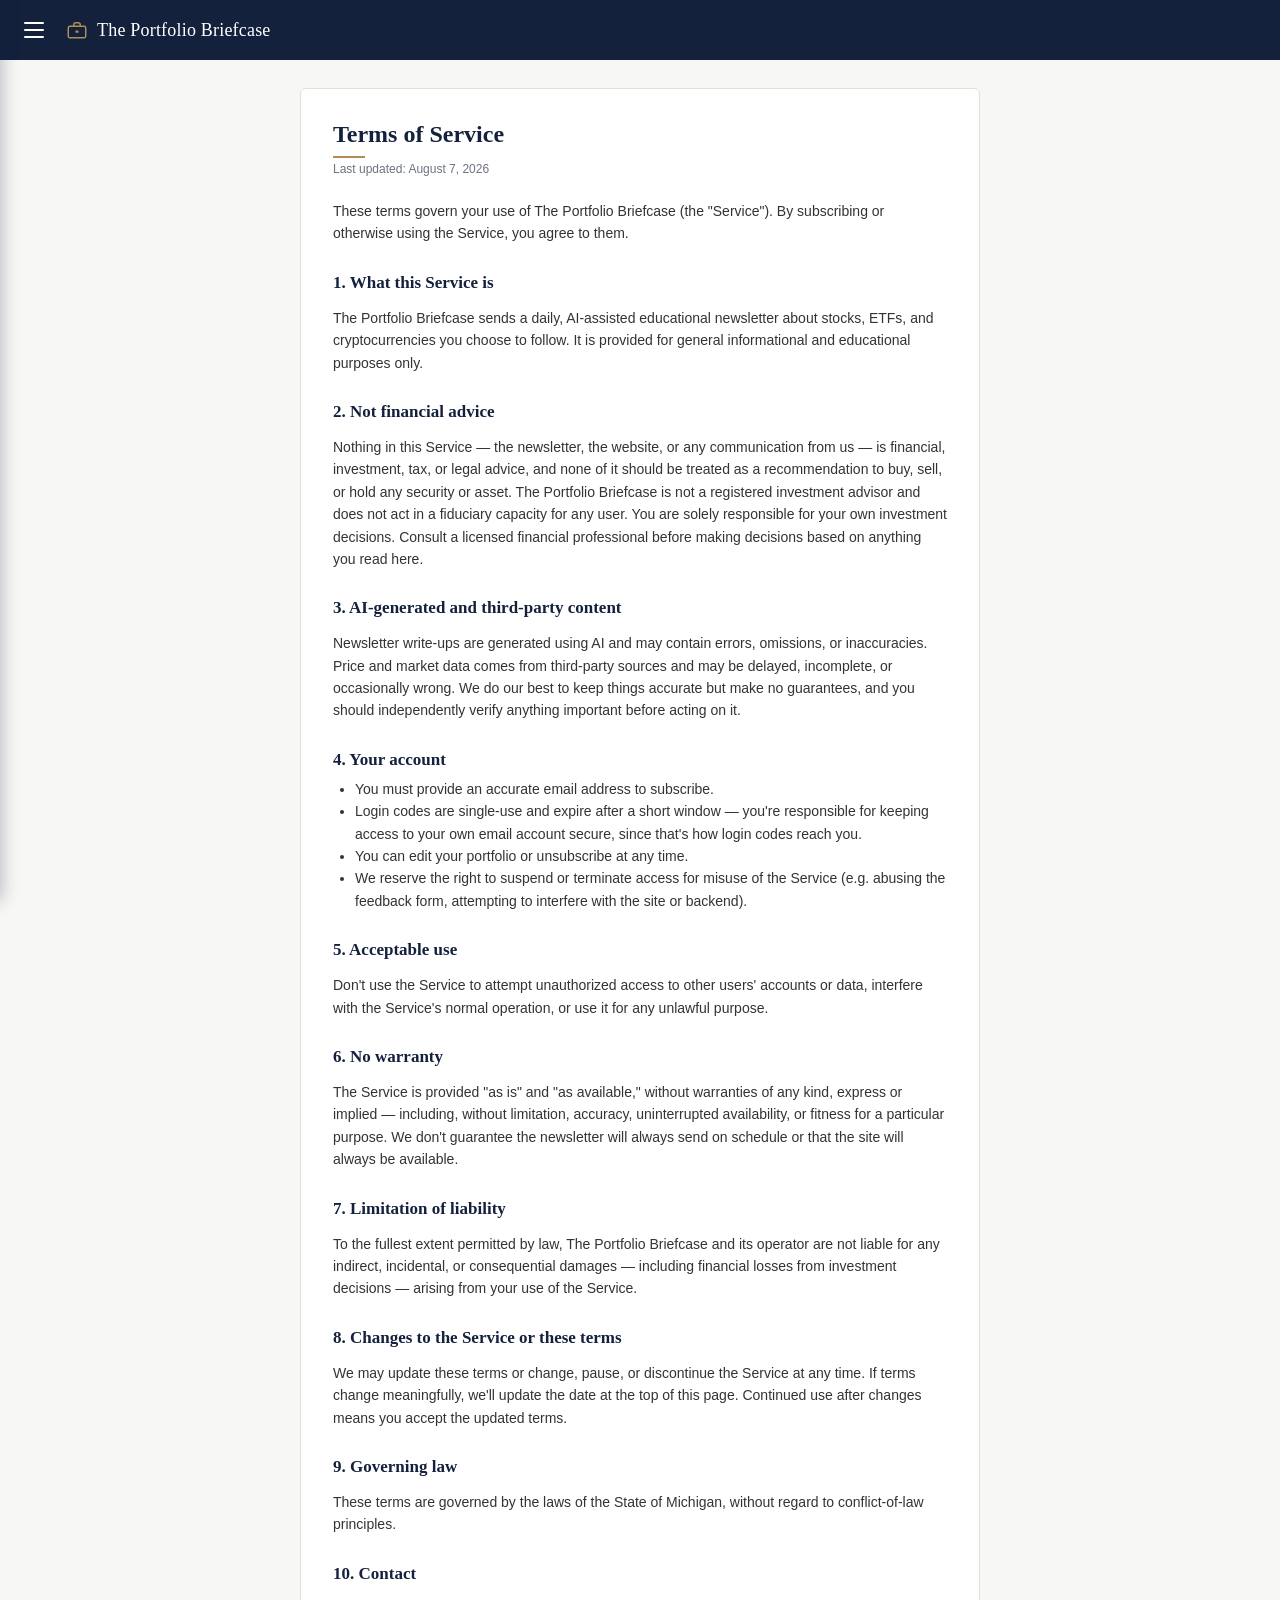
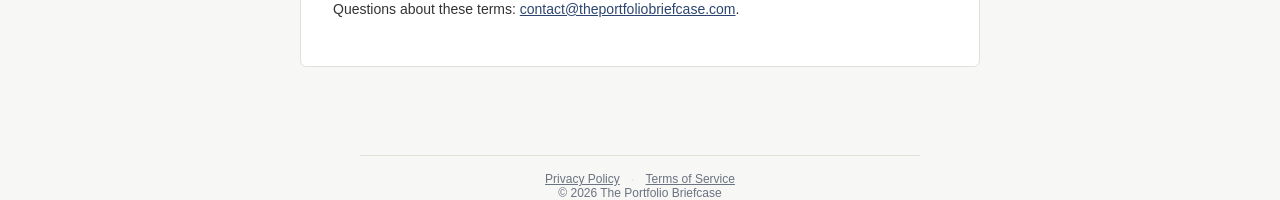
<file: terms.html>
<!DOCTYPE html>
<html lang="en">
<head>
<meta charset="UTF-8">
<meta name="viewport" content="width=device-width, initial-scale=1">
<title>Terms of Service — The Portfolio Briefcase</title>
<link rel="stylesheet" href="eppn-common.css">
<style>
  .legal h1 { font-size: 24px; color: var(--navy-900); margin: 0 0 4px; }
  .legal .updated { font-family: Arial, sans-serif; font-size: 12px; color: var(--muted); margin-bottom: 24px; }
  .legal h2 { font-size: 17px; color: var(--navy-900); margin: 28px 0 8px; }
  .legal p, .legal li { font-family: Arial, sans-serif; font-size: 14px; color: #333; line-height: 1.6; }
  .legal ul { margin: 8px 0; padding-left: 22px; }
  .legal a { color: var(--navy-700); }
  .legal-container { max-width: 680px; }
</style>
</head>
<body data-page="terms">

<div id="eppn-nav-root"></div>

<div class="eppn-page">
  <div class="eppn-container legal-container">
    <div class="eppn-card legal">

      <h1>Terms of Service</h1>
      <div class="updated">Last updated: August 7, 2026</div>

      <p>These terms govern your use of The Portfolio Briefcase (the "Service"). By subscribing or otherwise using the Service, you agree to them.</p>

      <h2>1. What this Service is</h2>
      <p>The Portfolio Briefcase sends a daily, AI-assisted educational newsletter about stocks, ETFs, and cryptocurrencies you choose to follow. It is provided for general informational and educational purposes only.</p>

      <h2>2. Not financial advice</h2>
      <p>Nothing in this Service — the newsletter, the website, or any communication from us — is financial, investment, tax, or legal advice, and none of it should be treated as a recommendation to buy, sell, or hold any security or asset. The Portfolio Briefcase is not a registered investment advisor and does not act in a fiduciary capacity for any user. You are solely responsible for your own investment decisions. Consult a licensed financial professional before making decisions based on anything you read here.</p>

      <h2>3. AI-generated and third-party content</h2>
      <p>Newsletter write-ups are generated using AI and may contain errors, omissions, or inaccuracies. Price and market data comes from third-party sources and may be delayed, incomplete, or occasionally wrong. We do our best to keep things accurate but make no guarantees, and you should independently verify anything important before acting on it.</p>

      <h2>4. Your account</h2>
      <ul>
        <li>You must provide an accurate email address to subscribe.</li>
        <li>Login codes are single-use and expire after a short window — you're responsible for keeping access to your own email account secure, since that's how login codes reach you.</li>
        <li>You can edit your portfolio or unsubscribe at any time.</li>
        <li>We reserve the right to suspend or terminate access for misuse of the Service (e.g. abusing the feedback form, attempting to interfere with the site or backend).</li>
      </ul>

      <h2>5. Acceptable use</h2>
      <p>Don't use the Service to attempt unauthorized access to other users' accounts or data, interfere with the Service's normal operation, or use it for any unlawful purpose.</p>

      <h2>6. No warranty</h2>
      <p>The Service is provided "as is" and "as available," without warranties of any kind, express or implied — including, without limitation, accuracy, uninterrupted availability, or fitness for a particular purpose. We don't guarantee the newsletter will always send on schedule or that the site will always be available.</p>

      <h2>7. Limitation of liability</h2>
      <p>To the fullest extent permitted by law, The Portfolio Briefcase and its operator are not liable for any indirect, incidental, or consequential damages — including financial losses from investment decisions — arising from your use of the Service.</p>

      <h2>8. Changes to the Service or these terms</h2>
      <p>We may update these terms or change, pause, or discontinue the Service at any time. If terms change meaningfully, we'll update the date at the top of this page. Continued use after changes means you accept the updated terms.</p>

      <h2>9. Governing law</h2>
      <p>These terms are governed by the laws of the State of Michigan, without regard to conflict-of-law principles.</p>

      <h2>10. Contact</h2>
      <p>Questions about these terms: <a href="mailto:contact@theportfoliobriefcase.com">contact@theportfoliobriefcase.com</a>.</p>

    </div>
  </div>
</div>

<script src="eppn-common.js"></script>
</body>
</html>
</file>
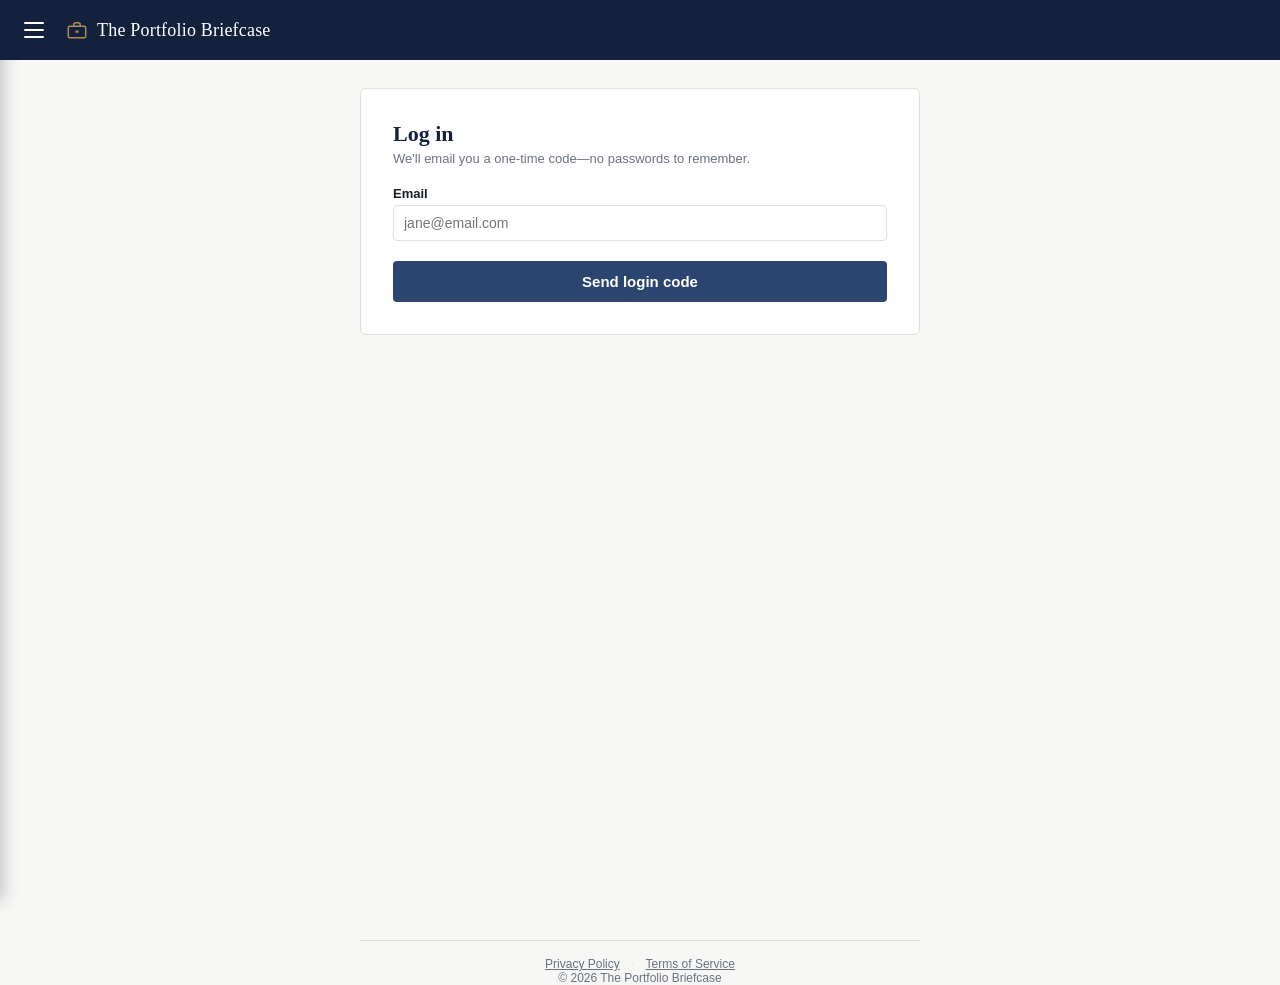
<file: unsubscribe.html>
<!DOCTYPE html>
<html lang="en">
<head>
<meta charset="UTF-8">
<meta name="viewport" content="width=device-width, initial-scale=1">
<title>Unsubscribe — The Portfolio Briefcase</title>
<link rel="stylesheet" href="eppn-common.css">
<style>
  h1 { font-size: 22px; margin: 0 0 4px; color: var(--navy-900); }
  .sub { font-family: Arial, sans-serif; font-size: 13px; color: var(--muted); margin-bottom: 20px; }
  .step-actions { margin-top: 20px; display: flex; flex-direction: column; gap: 10px; }
</style>
</head>
<body data-page="unsubscribe">

<div id="eppn-nav-root"></div>

<div class="eppn-page">
  <div class="eppn-container">
    <div class="eppn-card" id="page-content">
      <p class="eppn-spinner-note">Loading…</p>
    </div>
  </div>
</div>

<script src="eppn-common.js"></script>
<script>
const content = document.getElementById('page-content');
let currentEmail = '';

function renderConfirm() {
  content.innerHTML = `
    <h1>Unsubscribe</h1>
    <div class="sub">
      This will stop daily newsletter emails to <strong>${currentEmail}</strong>.
      Your portfolio stays saved — you can pick up right where you left off if you subscribe again later.
    </div>
    <div class="step-actions">
      <button class="eppn-btn" id="confirm-btn" style="background: var(--danger);">Confirm unsubscribe</button>
      <a href="index.html" class="eppn-btn eppn-btn-secondary">Never mind, take me home</a>
    </div>
    <div class="eppn-status" id="status"></div>
  `;

  document.getElementById('confirm-btn').addEventListener('click', async (e) => {
    const btn = e.currentTarget;
    const statusBox = document.getElementById('status');
    btn.disabled = true;
    btn.textContent = 'Unsubscribing…';

    try {
      const res = await EPPN.authFetch('/unsubscribe', { method: 'POST' });
      if (!res.ok) throw new Error('Unsubscribe failed');

      EPPN.logout();
      content.innerHTML = `
        <h1>You're unsubscribed</h1>
        <div class="sub">${currentEmail} won't receive any more newsletter emails.</div>
        <a href="index.html" class="eppn-btn">Back to home</a>
      `;
    } catch (err) {
      statusBox.className = 'eppn-status err';
      statusBox.textContent = 'Something went wrong. Please try again.';
      console.error(err);
      btn.disabled = false;
      btn.textContent = 'Confirm unsubscribe';
    }
  });
}

async function init() {
  if (!EPPN.requireLogin('unsubscribe.html')) return;
  try {
    const res = await EPPN.authFetch('/get-portfolio');
    if (!res.ok) throw new Error('Could not load account');
    const data = await res.json();
    currentEmail = data.email || '';
    renderConfirm();
  } catch (err) {
    console.error(err);
    content.innerHTML = `
      <div class="eppn-status err" style="display:block;">
        We couldn't load your account. Try <a href="login.html">logging in</a> again.
      </div>
    `;
  }
}

document.addEventListener('DOMContentLoaded', init);
</script>

</body>
</html>
</file>
<file: eppn-common.css>
/* ===========================================================
   The Portfolio Briefcase — shared design tokens & nav styles
   =========================================================== */

:root {
  --navy-900: #14213D;
  --navy-800: #1B2C4F;
  --navy-700: #2C4570;
  --navy-600: #3B577F;
  --navy-500: #4A6A96;
  --brass: #B08D57;
  --brass-dark: #93713F;
  --paper: #F7F7F5;
  --tint: #EFEBE3;
  --white: #ffffff;
  --ink: #1A1F26;
  --muted: #6B7280;
  --border: #E4E0D8;
  --danger: #a13d2e;
  --danger-bg: #fbeceb;
  --up: #1e6b45;
  --down: #a13d2e;
  --topbar-height: 60px;
}

* { box-sizing: border-box; }

html, body {
  margin: 0;
  background: var(--paper);
  color: var(--ink);
  font-family: Arial, Helvetica, sans-serif;
}

h1, h2, h3, .eppn-serif {
  font-family: Georgia, 'Times New Roman', serif;
}

a { color: var(--navy-700); }

.eppn-page {
  padding-top: calc(var(--topbar-height) + 28px);
  min-height: 100vh;
  padding-left: 16px;
  padding-right: 16px;
  padding-bottom: 48px;
}

.eppn-container {
  width: 100%;
  max-width: 560px;
  margin: 0 auto;
}

/* ---------- Top bar ---------- */

.eppn-topbar {
  position: fixed;
  top: 0; left: 0; right: 0;
  height: var(--topbar-height);
  background: var(--navy-900);
  display: flex;
  align-items: center;
  gap: 14px;
  padding: 0 16px;
  z-index: 100;
  box-shadow: 0 1px 0 rgba(255,255,255,0.06);
}

.eppn-hamburger {
  width: 36px;
  height: 36px;
  border: none;
  background: transparent;
  cursor: pointer;
  display: flex;
  flex-direction: column;
  justify-content: center;
  align-items: center;
  gap: 5px;
  padding: 0;
  flex-shrink: 0;
}
.eppn-hamburger span {
  display: block;
  width: 20px;
  height: 2px;
  background: var(--white);
  border-radius: 2px;
}
.eppn-hamburger:hover span { background: #cddbee; }

.eppn-brand {
  display: flex;
  align-items: center;
  gap: 9px;
  text-decoration: none;
  color: var(--white);
}
.eppn-brand svg { flex-shrink: 0; }
.eppn-brand-name {
  font-family: Georgia, 'Times New Roman', serif;
  font-size: 18px;
  letter-spacing: 0.2px;
  white-space: nowrap;
}

/* ---------- Drawer ---------- */

.eppn-drawer-overlay {
  position: fixed;
  inset: 0;
  background: rgba(10, 25, 48, 0.35);
  opacity: 0;
  pointer-events: none;
  transition: opacity 0.18s ease;
  z-index: 101;
}
.eppn-drawer-overlay.open {
  opacity: 1;
  pointer-events: auto;
}

.eppn-drawer {
  position: fixed;
  top: 0; bottom: 0; left: 0;
  width: 250px;
  max-width: 80vw;
  background: var(--navy-900);
  box-shadow: 2px 0 16px rgba(20,33,61,0.28);
  transform: translateX(-100%);
  transition: transform 0.2s ease;
  z-index: 102;
  display: flex;
  flex-direction: column;
  padding-top: 14px;
}
.eppn-drawer.open { transform: translateX(0); }

.eppn-drawer-header {
  font-family: Georgia, 'Times New Roman', serif;
  font-size: 15px;
  color: var(--white);
  padding: 6px 20px 14px;
  border-bottom: 1px solid rgba(255,255,255,0.14);
  margin-bottom: 6px;
}

.eppn-drawer a {
  display: block;
  padding: 12px 20px;
  color: #C7CEDA;
  text-decoration: none;
  font-size: 14px;
  border-left: 3px solid transparent;
}
.eppn-drawer a:hover { background: var(--navy-800); color: var(--white); }
.eppn-drawer a.active {
  border-left-color: var(--brass);
  background: var(--navy-800);
  font-weight: bold;
  color: var(--white);
}
.eppn-drawer a.eppn-drawer-disabled {
  color: #5B6B85;
  cursor: default;
}
.eppn-drawer a.eppn-drawer-disabled:hover { background: none; }

/* ---------- Shared components ---------- */

.eppn-card {
  background: var(--white);
  border: 1px solid var(--border);
  border-radius: 6px;
  padding: 32px;
}

.eppn-card > h1::after {
  content: '';
  display: block;
  width: 32px;
  height: 2px;
  background: var(--brass);
  margin-top: 8px;
}

.eppn-btn {
  display: inline-block;
  padding: 12px 20px;
  background: var(--navy-700);
  color: var(--white);
  border: none;
  border-radius: 4px;
  font-family: Arial, sans-serif;
  font-size: 15px;
  font-weight: bold;
  cursor: pointer;
  text-align: center;
  text-decoration: none;
  width: 100%;
}
.eppn-btn:hover { background: var(--navy-600); }
.eppn-btn:disabled { background: #b7b7b1; cursor: not-allowed; }

.eppn-btn-secondary {
  background: transparent;
  color: var(--navy-700);
  border: 1px solid var(--navy-700);
}
.eppn-btn-secondary:hover { background: var(--tint); }

.eppn-link-btn {
  background: none;
  border: none;
  color: var(--navy-700);
  font-family: Arial, sans-serif;
  font-size: 14px;
  cursor: pointer;
  text-decoration: underline;
  padding: 0;
}

label {
  display: block;
  font-family: Arial, sans-serif;
  font-size: 13px;
  font-weight: bold;
  margin: 16px 0 4px;
}

input[type=text], input[type=email] {
  width: 100%;
  padding: 9px 10px;
  border: 1px solid var(--border);
  border-radius: 4px;
  font-family: Arial, sans-serif;
  font-size: 14px;
}
input:focus { outline: 2px solid var(--navy-600); outline-offset: 1px; }

.eppn-status {
  margin-top: 14px;
  font-family: Arial, sans-serif;
  font-size: 13px;
  display: none;
  padding: 10px;
  border-radius: 4px;
}
.eppn-status.ok { display: block; background: #eaf1ea; color: var(--up); }
.eppn-status.err { display: block; background: var(--danger-bg); color: var(--danger); }
.eppn-status.info { display: block; background: var(--tint); color: var(--navy-800); }

.eppn-disclaimers {
  margin-top: 24px;
  padding-top: 16px;
  border-top: 1px solid var(--border);
  font-family: Arial, sans-serif;
}
.eppn-disclaimers p {
  font-size: 11px;
  color: #888;
  line-height: 1.5;
  margin: 0 0 10px;
}
.eppn-disclaimers p:last-child { margin-bottom: 0; }
.eppn-disclaimers strong { color: #666; }

.eppn-spinner-note { font-family: Arial, sans-serif; font-size: 13px; color: #999; }

.eppn-footer {
  max-width: 560px;
  margin: 40px auto 0;
  padding-top: 16px;
  border-top: 1px solid var(--border);
  text-align: center;
  font-family: Arial, sans-serif;
  font-size: 12px;
  color: var(--muted);
}
.eppn-footer a {
  color: var(--muted);
  text-decoration: underline;
}
.eppn-footer a:hover { color: var(--navy-700); }
.eppn-footer .eppn-footer-sep { margin: 0 8px; color: var(--border); }

@media (max-width: 480px) {
  .eppn-card { padding: 22px; }
}
</file>
